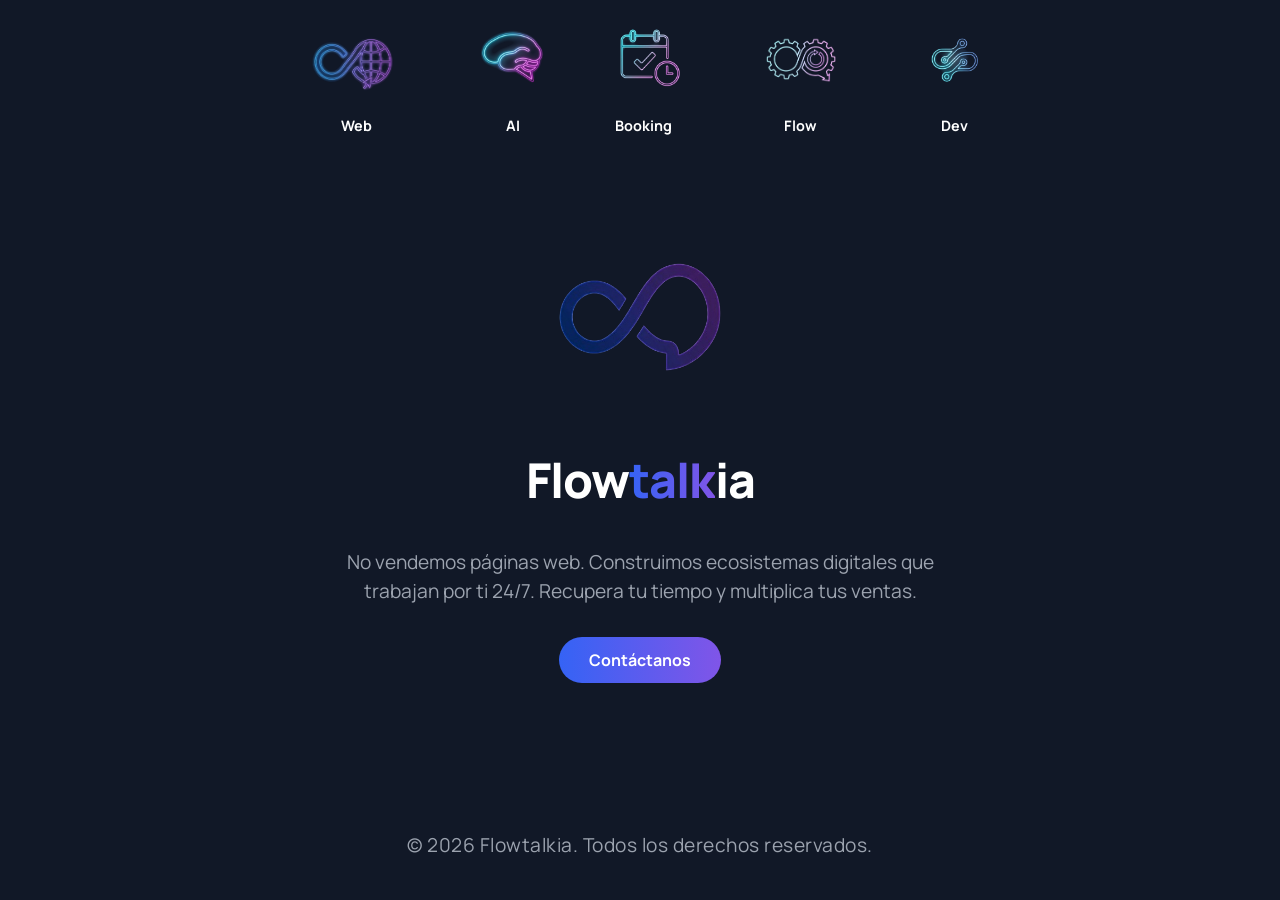
<file: index.html>
<!DOCTYPE html>
<html lang="es">
<head>
    <link rel="stylesheet" href="css/style.css">
    <meta charset="UTF-8">
    <meta name="viewport" content="width=device-width, initial-scale=1.0">
    <title>Flowtalkia | Próximamente</title>
    <link href="https://fonts.googleapis.com/css2?family=Manrope:wght@400;700;800&display=swap" rel="stylesheet">

</head>
<body>
    <!-- cabeceras de servicios -->
    <div class="services-row" style="display: flex; gap: 40px; justify-content: center; flex-wrap: wrap; margin-bottom: 50px;">
    
    <!-- SERVICIO WEB -->
    <a href="web.html" class="service-item" style="text-align: center; text-decoration: none; cursor: pointer; transition: transform 0.3s ease, opacity 0.3s ease;" onmouseover="this.style.transform='translateY(-5px)'; this.style.opacity='0.8'" onmouseout="this.style.transform='translateY(0)'; this.style.opacity='1'">
        <img src="images/webLogo.png" alt="Web" style="height: 80px;">
        <p style="margin-top: 10px; font-weight: 700; color: #fff; font-size: 0.9rem;">Web</p>
    </a>

    <!-- SERVICIO AI -->
    <a href="ia.html" class="service-item" style="text-align: center; text-decoration: none; cursor: pointer; transition: transform 0.3s ease, opacity 0.3s ease;" onmouseover="this.style.transform='translateY(-5px)'; this.style.opacity='0.8'" onmouseout="this.style.transform='translateY(0)'; this.style.opacity='1'">
        <img src="images/AiLogo.png" alt="AI" style="height: 80px;">
        <p style="margin-top: 10px; font-weight: 700; color: #fff; font-size: 0.9rem;">AI</p>
    </a>

    <!-- SERVICIO BOOKING -->
    <a href="booking.html" class="service-item" style="text-align: center; text-decoration: none; cursor: pointer; transition: transform 0.3s ease, opacity 0.3s ease;" onmouseover="this.style.transform='translateY(-5px)'; this.style.opacity='0.8'" onmouseout="this.style.transform='translateY(0)'; this.style.opacity='1'">
        <img src="images/bookingLogo.png" alt="Booking" style="height: 80px;">
        <p style="margin-top: 10px; font-weight: 700; color: #fff; font-size: 0.9rem;">Booking</p>
    </a>

    <!-- SERVICIO FLOW -->
    <a href="flow.html" class="service-item" style="text-align: center; text-decoration: none; cursor: pointer; transition: transform 0.3s ease, opacity 0.3s ease;" onmouseover="this.style.transform='translateY(-5px)'; this.style.opacity='0.8'" onmouseout="this.style.transform='translateY(0)'; this.style.opacity='1'">
        <img src="images/flowlogo2.png" alt="Flow" style="height: 80px;">
        <p style="margin-top: 10px; font-weight: 700; color: #fff; font-size: 0.9rem;">Flow</p>
    </a>

    <!-- SERVICIO DEV -->
    <a href="dev.html" class="service-item" style="text-align: center; text-decoration: none; cursor: pointer; transition: transform 0.3s ease, opacity 0.3s ease;" onmouseover="this.style.transform='translateY(-5px)'; this.style.opacity='0.8'" onmouseout="this.style.transform='translateY(0)'; this.style.opacity='1'">
        <img src="images/devLogo.png" alt="Dev" style="height: 80px;">
        <p style="margin-top: 10px; font-weight: 700; color: #fff; font-size: 0.9rem;">Dev</p>
    </a>

</div>

    <!-- PON AQUÍ TU ICONO: Cambia "logo.png" por el nombre de tu archivo de imagen -->
    <img src="images/logofti.png" alt="Flowtalkia Icon" class="icon">

    <div class="logo">
        Flow<span class="gradient-text">talk</span>ia
    </div>
    
    <p style="margin-left: auto; margin-right: auto; margin-top: 20px;">
    No vendemos páginas web. Construimos ecosistemas digitales que trabajan por ti 24/7. Recupera tu tiempo y multiplica tus ventas.
    </p>
    
    <!-- Puedes cambiar el enlace por tu LinkedIn o tu correo -->
    <a href="mailto:hola@flowtalkia.com" class="button">Contáctanos</a>
    <!-- FOOTER -->
    <footer class="footer">
        <p class="footer-copy">
            © <span id="year"></span> Flowtalkia. Todos los derechos reservados.
        </p>
    </footer>
<script src="js/script.js"></script>
</body>
</html>
</file>
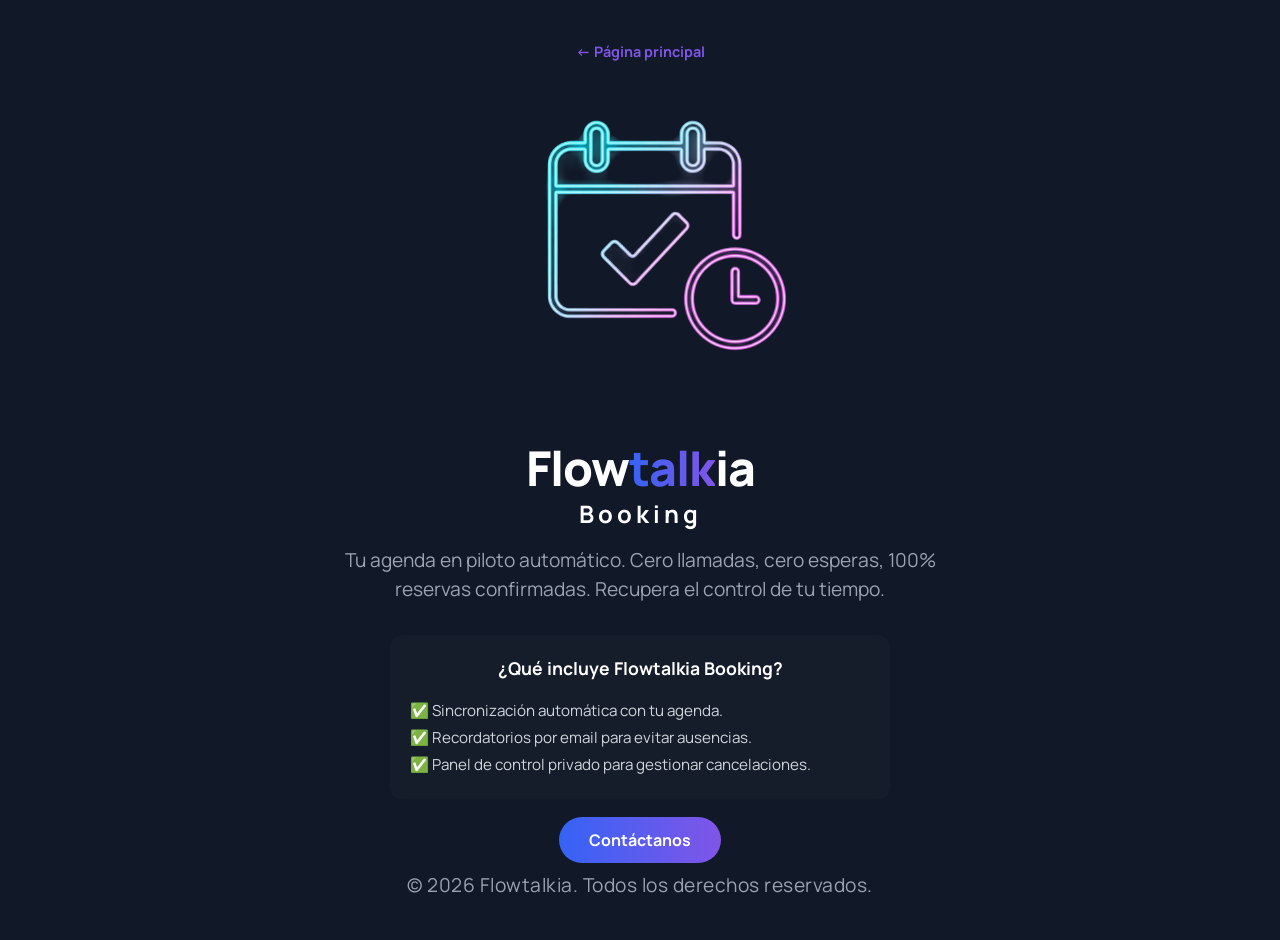
<file: booking.html>
<!DOCTYPE html>
<html lang="es">
<head>
    <link rel="stylesheet" href="css/style.css">
    <meta charset="UTF-8">
    <meta name="viewport" content="width=device-width, initial-scale=1.0">
    <title>Automatiza tu Agenda y Reservas | Flowtalkia Booking</title>
    <meta name="description" content="Deja que tus clientes reserven solos, 24/7. Flowtalkia Booking sincroniza tu agenda, evita cancelaciones y automatiza los recordatorios. Recupera tu tiempo.">
  <!--<meta name="description" content="Flowtalkia Booking: El sistema de reservas automatizado que sincroniza tu agenda, envía recordatorios y cobra a tus clientes. Recupera tu tiempo.">-->
    <link href="https://fonts.googleapis.com/css2?family=Manrope:wght@400;700;800&display=swap" rel="stylesheet">

</head>

    <body class="subpage"> 
        <div style="text-align: center; width: 100%; max-width: 800px; padding: 0 20px;">
                    <!-- Botón volver -->
        <div style="margin-bottom: 20px;">
        <a href="index.html" style="color: #8055E8; text-decoration: none; font-weight: bold; font-size: 0.9rem;">← Página principal</a>
             </div>
    <!-- PON AQUÍ TU ICONO: Cambia "logo.png" por el nombre de tu archivo de imagen -->
    <img src="images/bookingLogo.png" alt="Flowtalkia_Booking Icon" class="icon">

    <div class="logo" style="display: flex; flex-direction: column; align-items: center; line-height: 1;">
       <span>Flow<span class="gradient-text">talk</span>ia</span>
         <span style="font-size: 1.5rem; color: #ffffff; font-weight: 700; letter-spacing: 4px; margin-top: 10px;">Booking</span>
    </div>
      <p style="margin-left: auto; margin-right: auto; margin-top: 20px;">
        Tu agenda en piloto automático. Cero llamadas, cero esperas, 100% reservas confirmadas. 
        Recupera el control de tu tiempo.
         </p>       
    <!-- LISTA DE BENEFICIOS -->
    <div style="max-width: 500px; margin: 0 auto 30px auto; color: #d1d5db; font-size: 0.95rem; background: rgba(31, 41, 55, 0.3); padding: 20px; border-radius: 12px;">
        
        <!-- Título centrado (le quitamos el límite de 600px del CSS global) -->
        <p style="text-align: center; margin: 0 0 15px 0; color: #ffffff; font-weight: bold; font-size: 1.1rem;">
            ¿Qué incluye Flowtalkia Booking?
        </p>
        
        <!-- Lista alineada a la izquierda -->
        <ul style="list-style: none; padding: 0; margin: 0; line-height: 1.8; text-align: left;">
            <li>✅ Sincronización automática con tu agenda.</li>
            <li>✅ Recordatorios por email para evitar ausencias.</li>
            <li>✅ Panel de control privado para gestionar cancelaciones.</li>
        </ul>
    </div>
    
    <!-- Puedes cambiar el enlace por tu LinkedIn o tu correo -->
    <a href="mailto:hola@flowtalkia.com" class="button">Contáctanos</a>
         </div>     
    <!-- FOOTER -->
    <footer class="footer">
        <p class="footer-copy">
            © <span id="year"></span> Flowtalkia. Todos los derechos reservados.
        </p>
    </footer>
<script src="js/script.js"></script>
</body>
</html>
</file>
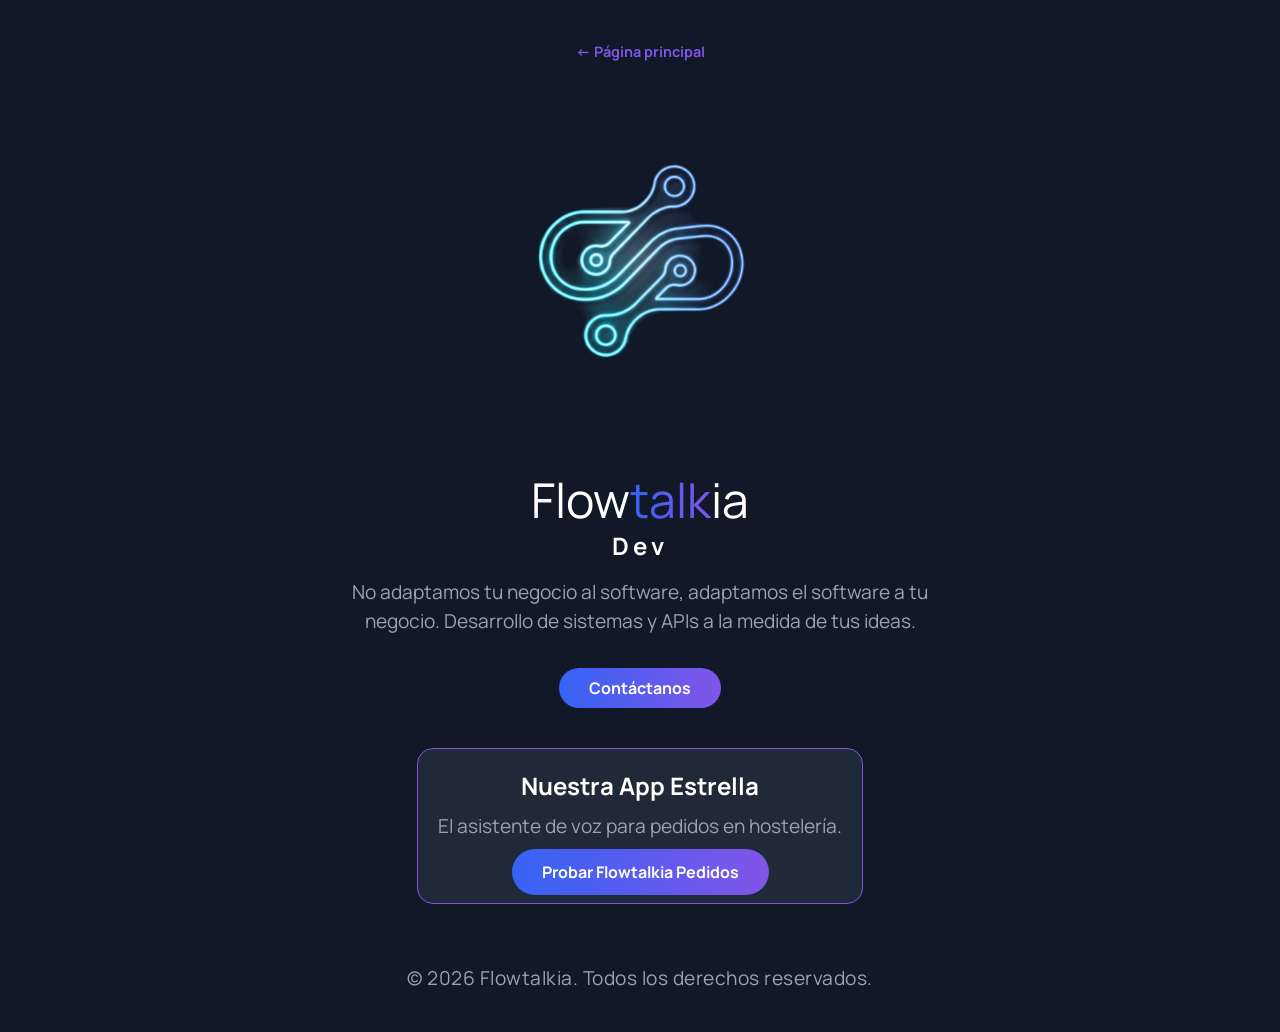
<file: dev.html>
<!DOCTYPE html>
<html lang="es">
<head>
    <link rel="stylesheet" href="css/style.css">
    <meta charset="UTF-8">
    <meta name="viewport" content="width=device-width, initial-scale=1.0">
    <title>Flowtalkia Dev | Próximamente</title>
    <link href="https://fonts.googleapis.com/css2?family=Manrope:wght@400;700;800&display=swap" rel="stylesheet">

</head>

    <body class="subpage"> 
        <div style="text-align: center; width: 100%; max-width: 800px; padding: 0 20px;">
                    <!-- Botón volver -->
        <div style="margin-bottom: 20px;">
        <a href="index.html" style="color: #8055E8; text-decoration: none; font-weight: bold; font-size: 0.9rem;">← Página principal</a>
             </div>
    <!-- PON AQUÍ TU ICONO: Cambia "logo.png" por el nombre de tu archivo de imagen -->
    <img src="images/devLogo.png" alt="Flowtalkia_Dev Icon" class="icon">

    <divclass="logo" style="display: flex; flex-direction: column; align-items: center; line-height: 1;">
    <span style="font-size: 3rem;">Flow<span class="gradient-text">talk</span>ia</span>
    <span style="font-size: 1.5rem; color: #ffffff; font-weight: 700; letter-spacing: 4px; margin-top: 10px;">Dev</span
    </div>
        
    <p style="margin-left: auto; margin-right: auto; margin-top: 20px;">
          No adaptamos tu negocio al software, adaptamos el software a tu negocio. Desarrollo de sistemas y APIs a la medida de tus ideas.
    </p>
    <!-- Puedes cambiar el enlace por tu LinkedIn o tu correo -->
    <a href="mailto:hola@flowtalkia.com" class="button">Contáctanos</a>
        </div>
        <div style="margin: 40px 0; padding: 20px; background: #1f2937; border-radius: 16px; border: 1px solid #8055E8;">
    <h2 style="color: white; margin-bottom: 10px;">Nuestra App Estrella</h2>
    <p style="color: #9ca3af; margin-bottom: 20px;">El asistente de voz para pedidos en hostelería.</p>
    <a href="apps/pedidos/" class="button">Probar Flowtalkia Pedidos</a>
    </div>
    <!-- FOOTER -->
    <footer class="footer">
        <p class="footer-copy">
            © <span id="year"></span> Flowtalkia. Todos los derechos reservados.
        </p>
    </footer>
<script src="js/script.js"></script>
</body>
</html>
</file>
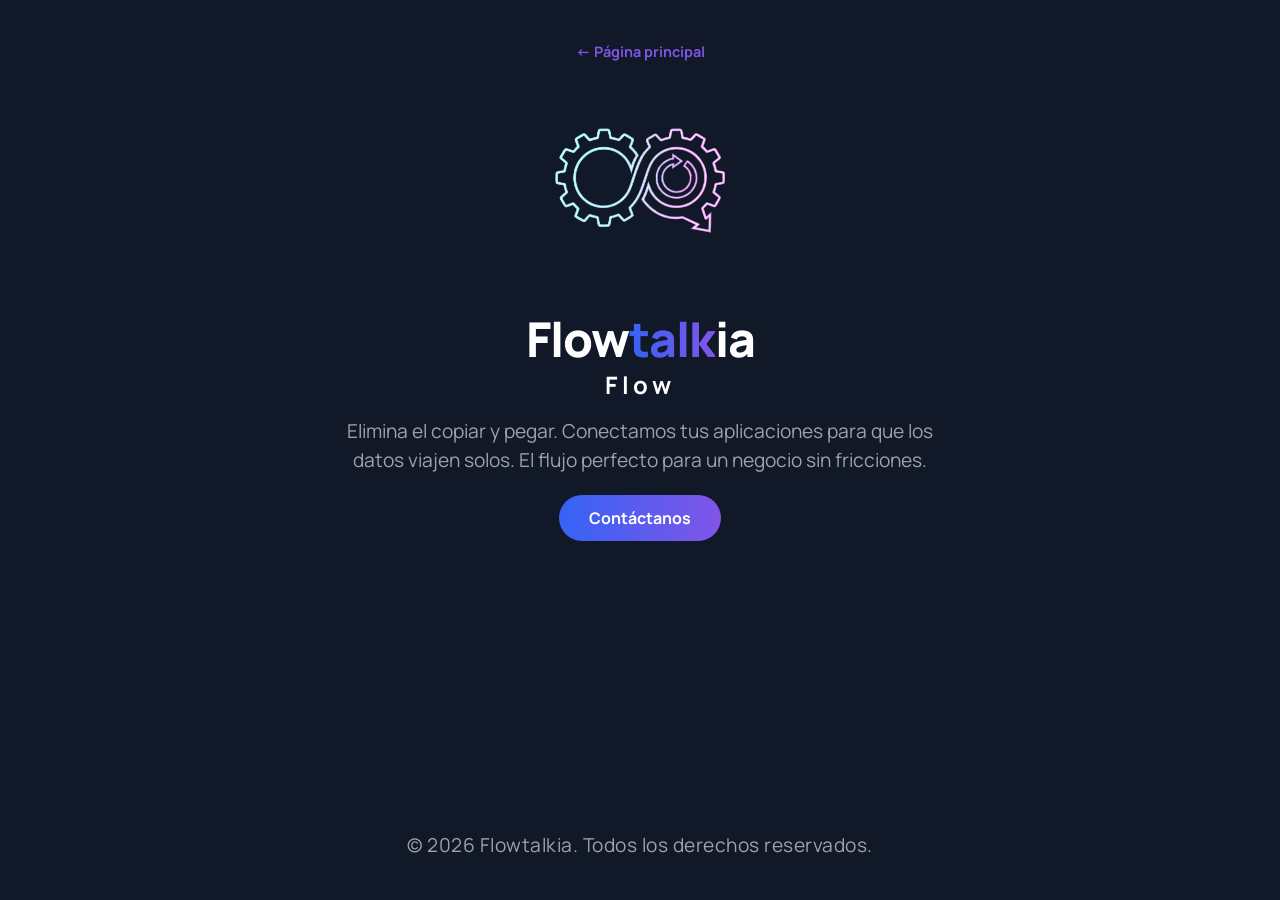
<file: flow.html>
<!DOCTYPE html>
<html lang="es">
<head>
    <link rel="stylesheet" href="css/style.css">
    <meta charset="UTF-8">
    <meta name="viewport" content="width=device-width, initial-scale=1.0">
    <!-- 1. ARREGLA EL TÍTULO DE LA PESTAÑA -->
    <title>Flowtalkia Flow | Próximamente</title> 
    <link href="https://fonts.googleapis.com/css2?family=Manrope:wght@400;700;800&display=swap" rel="stylesheet">

    </head>

    <body class="subpage"> 
        <div style="text-align: center; width: 100%; max-width: 800px; padding: 0 20px;">
                    <!-- Botón volver -->
        <div style="margin-bottom: 20px;">
        <a href="index.html" style="color: #8055E8; text-decoration: none; font-weight: bold; font-size: 0.9rem;">← Página principal</a>
             </div>
    <!-- Imagen de Flow -->
    <img src="images/flowlogo2.png" alt="Flowtalkia_Flow Icon" class="icon">

    <div class="logo" style="display: flex; flex-direction: column; align-items: center; line-height: 1;">
        <!-- 2. FORZAMOS EL TAMAÑO A 3REM AQUÍ -->
        <span style="font-size: 3rem;">Flow<span class="gradient-text">talk</span>ia</span>
        <span style="font-size: 1.5rem; color: #ffffff; font-weight: 700; letter-spacing: 4px; margin-top: 10px;">Flow</span>
    </div>
            
     <p style="margin-left: auto; margin-right: auto; margin-top: 20px;">
   Elimina el copiar y pegar. Conectamos tus aplicaciones para que los datos viajen solos. El flujo perfecto para un negocio sin fricciones.
    </p>
            
    <a href="mailto:hola@flowtalkia.com" class="button">Contáctanos</a>
             </div>
    
    <footer class="footer">
        <p class="footer-copy">
            © <span id="year"></span> Flowtalkia. Todos los derechos reservados.
        </p>
    </footer>
    <script src="js/script.js"></script>
</body>
</html>
</file>
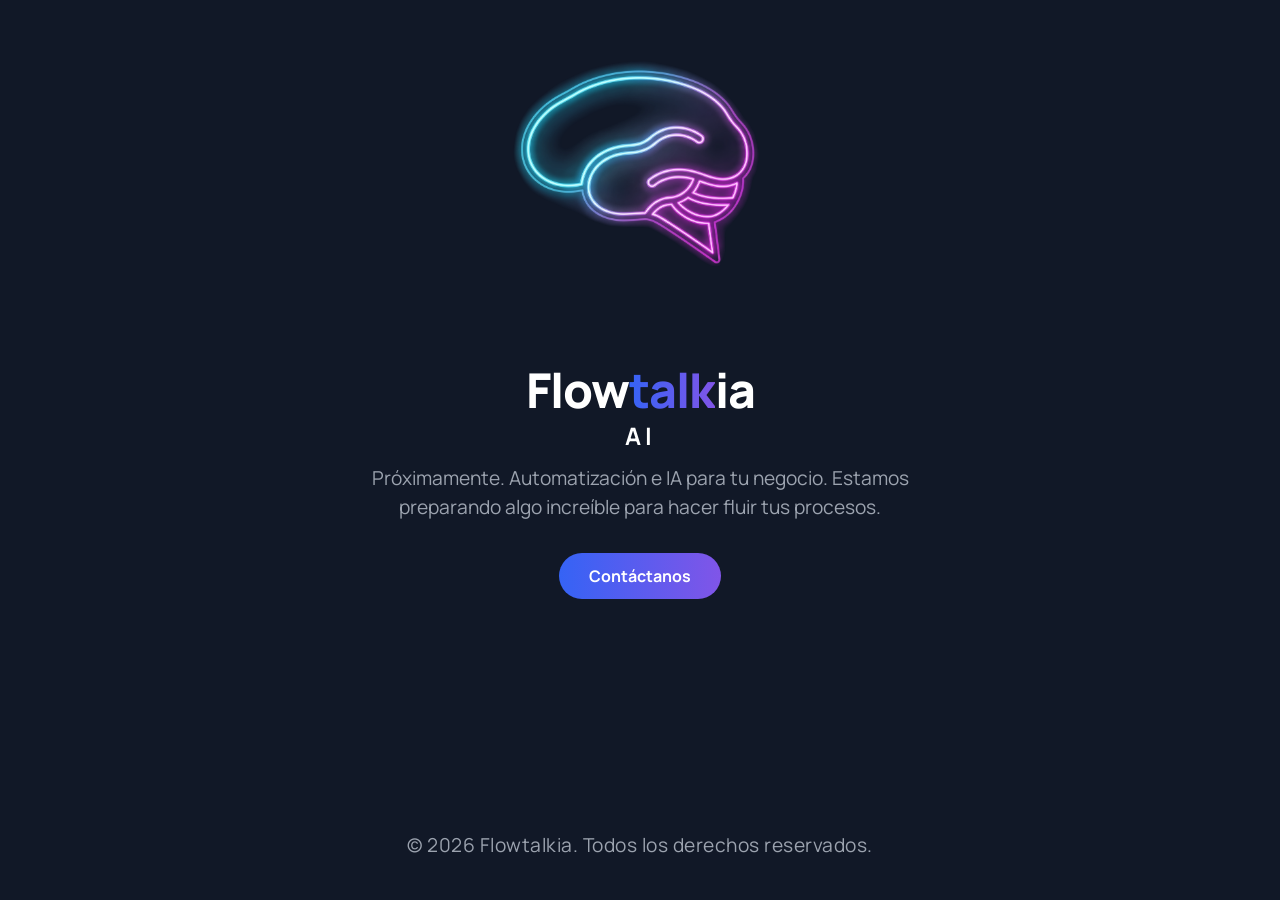
<file: Flowtalkia_AI.html>
<!DOCTYPE html>
<html lang="es">
<head>
    <link rel="stylesheet" href="css/style.css">
    <meta charset="UTF-8">
    <meta name="viewport" content="width=device-width, initial-scale=1.0">
    <title>Flowtalkia | Próximamente</title>
    <link href="https://fonts.googleapis.com/css2?family=Manrope:wght@400;700;800&display=swap" rel="stylesheet">

</head>
<body>

    <!-- PON AQUÍ TU ICONO: Cambia "logo.png" por el nombre de tu archivo de imagen -->
    <img src="images/AiLogo.png" alt="Flowtalkia_AI Icon" class="icon">

   <div class="logo" style="display: flex; flex-direction: column; align-items: center; line-height: 1;">

       <span>Flow<span class="gradient-text">talk</span>ia</span>
         <span style="font-size: 1.5rem; color: #ffffff; font-weight: 700; letter-spacing: 4px; margin-top: 10px;">AI</span>
    </div>
    
    <p>Próximamente. Automatización e IA para tu negocio. Estamos preparando algo increíble para hacer fluir tus procesos.</p>
    
    <!-- Puedes cambiar el enlace por tu LinkedIn o tu correo -->
    <a href="mailto:hola@flowtalkia.com" class="button">Contáctanos</a>
    <!-- FOOTER -->
    <footer class="footer">
        <p class="footer-copy">
            © <span id="year"></span> Flowtalkia. Todos los derechos reservados.
        </p>
    </footer>
<script src="js/script.js"></script>
</body>
</html>
</file>
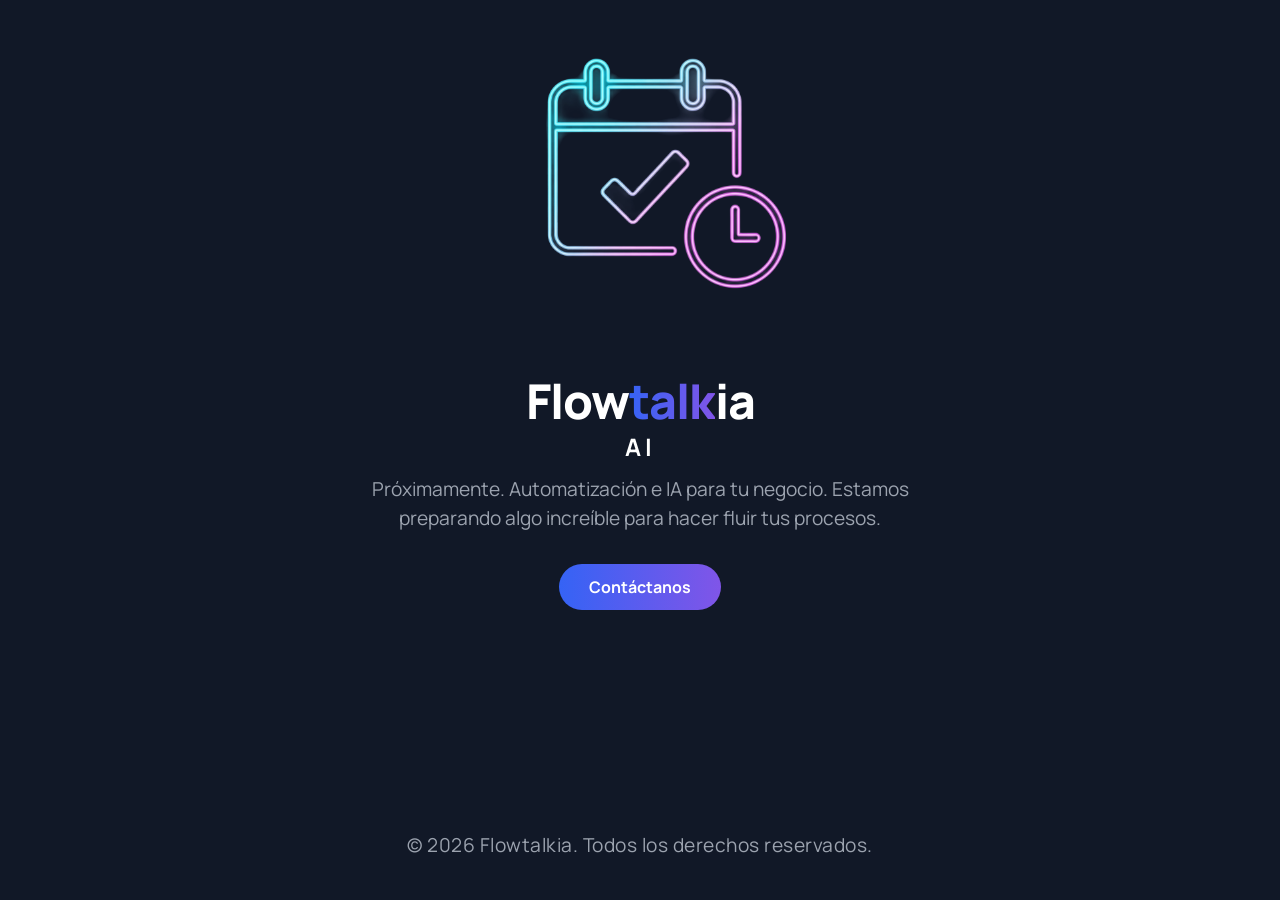
<file: Flowtalkia_booking.html>
<!DOCTYPE html>
<html lang="es">
<head>
    <link rel="stylesheet" href="css/style.css">
    <meta charset="UTF-8">
    <meta name="viewport" content="width=device-width, initial-scale=1.0">
    <title>Flowtalkia | Próximamente</title>
    <link href="https://fonts.googleapis.com/css2?family=Manrope:wght@400;700;800&display=swap" rel="stylesheet">

</head>
<body>

    <!-- PON AQUÍ TU ICONO: Cambia "logo.png" por el nombre de tu archivo de imagen -->
    <img src="images/bookingLogo.png" alt="Flowtalkia Icon" class="icon">

    <div class="logo" style="display: flex; flex-direction: column; align-items: center; line-height: 1;">
       <span>Flow<span class="gradient-text">talk</span>ia</span>
         <span style="font-size: 1.5rem; color: #ffffff; font-weight: 700; letter-spacing: 4px; margin-top: 10px;">AI</span>
    </div>
    
    <p>Próximamente. Automatización e IA para tu negocio. Estamos preparando algo increíble para hacer fluir tus procesos.</p>
    
    <!-- Puedes cambiar el enlace por tu LinkedIn o tu correo -->
    <a href="mailto:hola@flowtalkia.com" class="button">Contáctanos</a>
    <!-- FOOTER -->
    <footer class="footer">
        <p class="footer-copy">
            © <span id="year"></span> Flowtalkia. Todos los derechos reservados.
        </p>
    </footer>
<script src="js/script.js"></script>
</body>
</html>
</file>
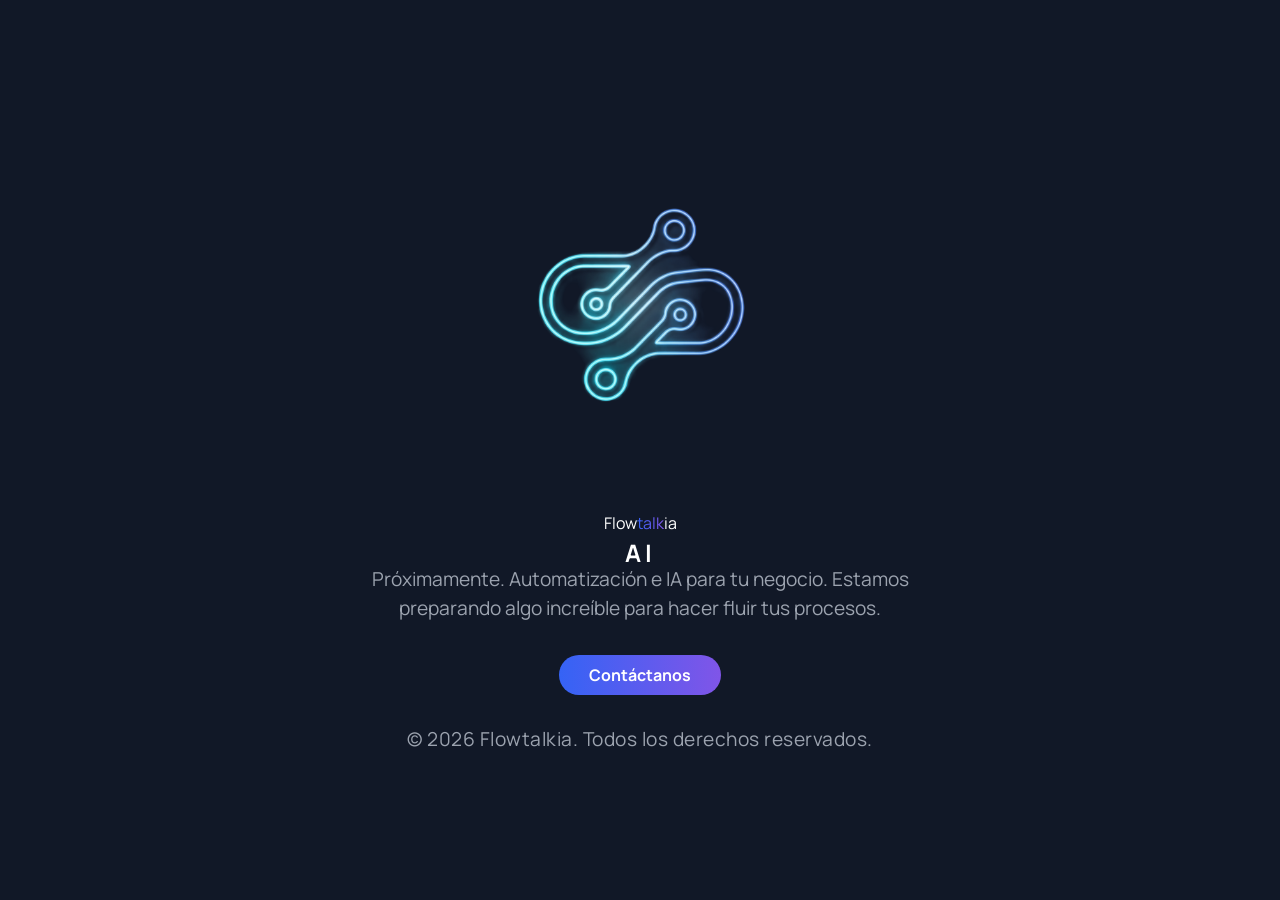
<file: Flowtalkia_dev.html>
<!DOCTYPE html>
<html lang="es">
<head>
    <link rel="stylesheet" href="css/style.css">
    <meta charset="UTF-8">
    <meta name="viewport" content="width=device-width, initial-scale=1.0">
    <title>Flowtalkia | Próximamente</title>
    <link href="https://fonts.googleapis.com/css2?family=Manrope:wght@400;700;800&display=swap" rel="stylesheet">

</head>
<body>

    <!-- PON AQUÍ TU ICONO: Cambia "logo.png" por el nombre de tu archivo de imagen -->
    <img src="images/devLogo.png" alt="Flowtalkia Icon" class="icon">

    <divclass="logo" style="display: flex; flex-direction: column; align-items: center; line-height: 1;">
              <span>Flow<span class="gradient-text">talk</span>ia</span>
         <span style="font-size: 1.5rem; color: #ffffff; font-weight: 700; letter-spacing: 4px; margin-top: 10px;">AI</span>
    </div>
    
    <p>Próximamente. Automatización e IA para tu negocio. Estamos preparando algo increíble para hacer fluir tus procesos.</p>
    
    <!-- Puedes cambiar el enlace por tu LinkedIn o tu correo -->
    <a href="mailto:hola@flowtalkia.com" class="button">Contáctanos</a>
    <!-- FOOTER -->
    <footer class="footer">
        <p class="footer-copy">
            © <span id="year"></span> Flowtalkia. Todos los derechos reservados.
        </p>
    </footer>
<script src="js/script.js"></script>
</body>
</html>
</file>
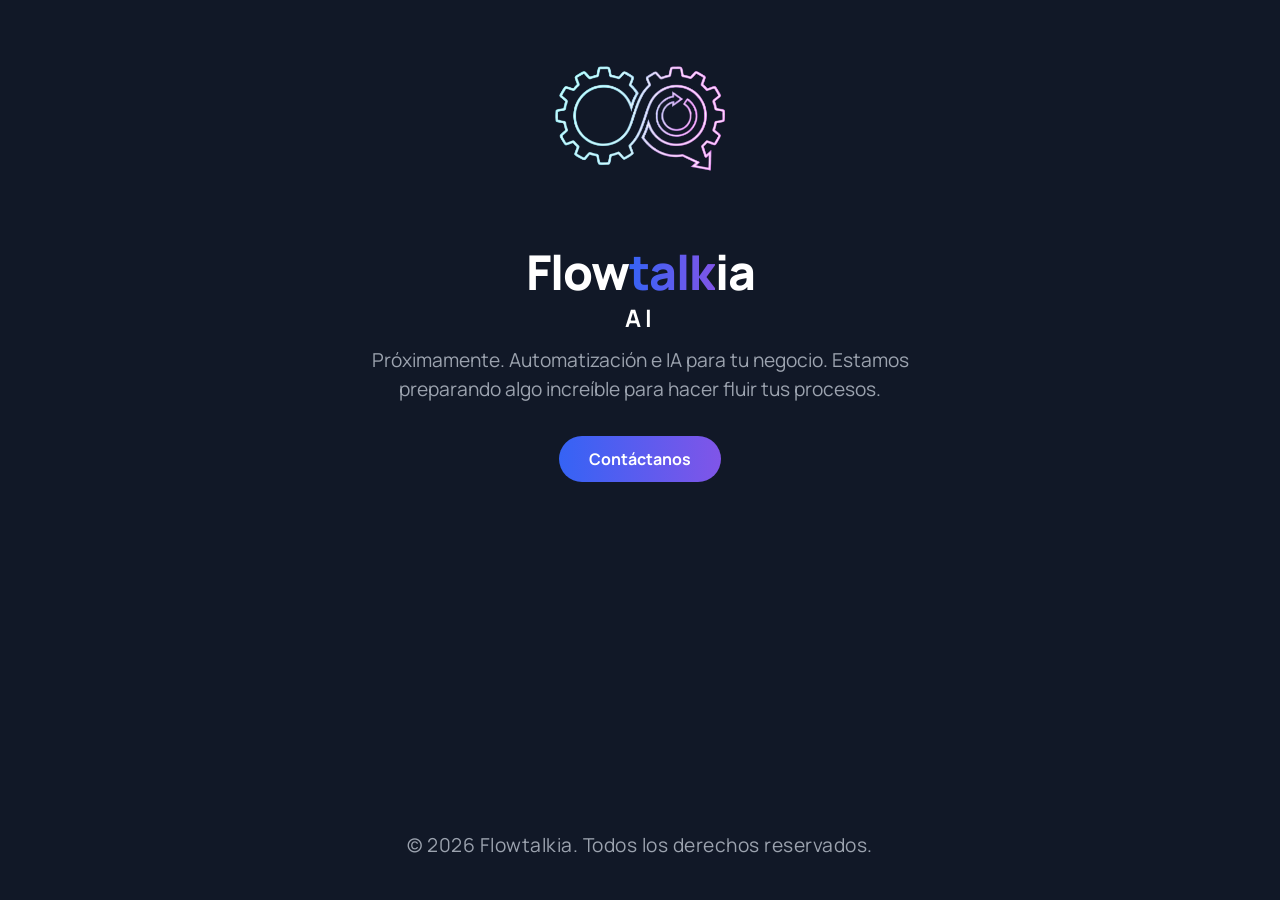
<file: Flowtalkia_flow.html>
<!DOCTYPE html>
<html lang="es">
<head>
    <link rel="stylesheet" href="css/style.css">
    <meta charset="UTF-8">
    <meta name="viewport" content="width=device-width, initial-scale=1.0">
    <title>Flowtalkia | Próximamente</title>
    <link href="https://fonts.googleapis.com/css2?family=Manrope:wght@400;700;800&display=swap" rel="stylesheet">

</head>
<body>

    <!-- PON AQUÍ TU ICONO: Cambia "logo.png" por el nombre de tu archivo de imagen -->
    <img src="images/flowlogo.png" alt="Flowtalkia Icon" class="icon">

    <div class="logo" style="display: flex; flex-direction: column; align-items: center; line-height: 1;">
             <span>Flow<span class="gradient-text">talk</span>ia</span>
         <span style="font-size: 1.5rem; color: #ffffff; font-weight: 700; letter-spacing: 4px; margin-top: 10px;">AI</span>
    </div>
    
    <p>Próximamente. Automatización e IA para tu negocio. Estamos preparando algo increíble para hacer fluir tus procesos.</p>
    
    <!-- Puedes cambiar el enlace por tu LinkedIn o tu correo -->
    <a href="mailto:hola@flowtalkia.com" class="button">Contáctanos</a>
    <!-- FOOTER -->
    <footer class="footer">
        <p class="footer-copy">
            © <span id="year"></span> Flowtalkia. Todos los derechos reservados.
        </p>
    </footer>
<script src="js/script.js"></script>
</body>
</html>
</file>
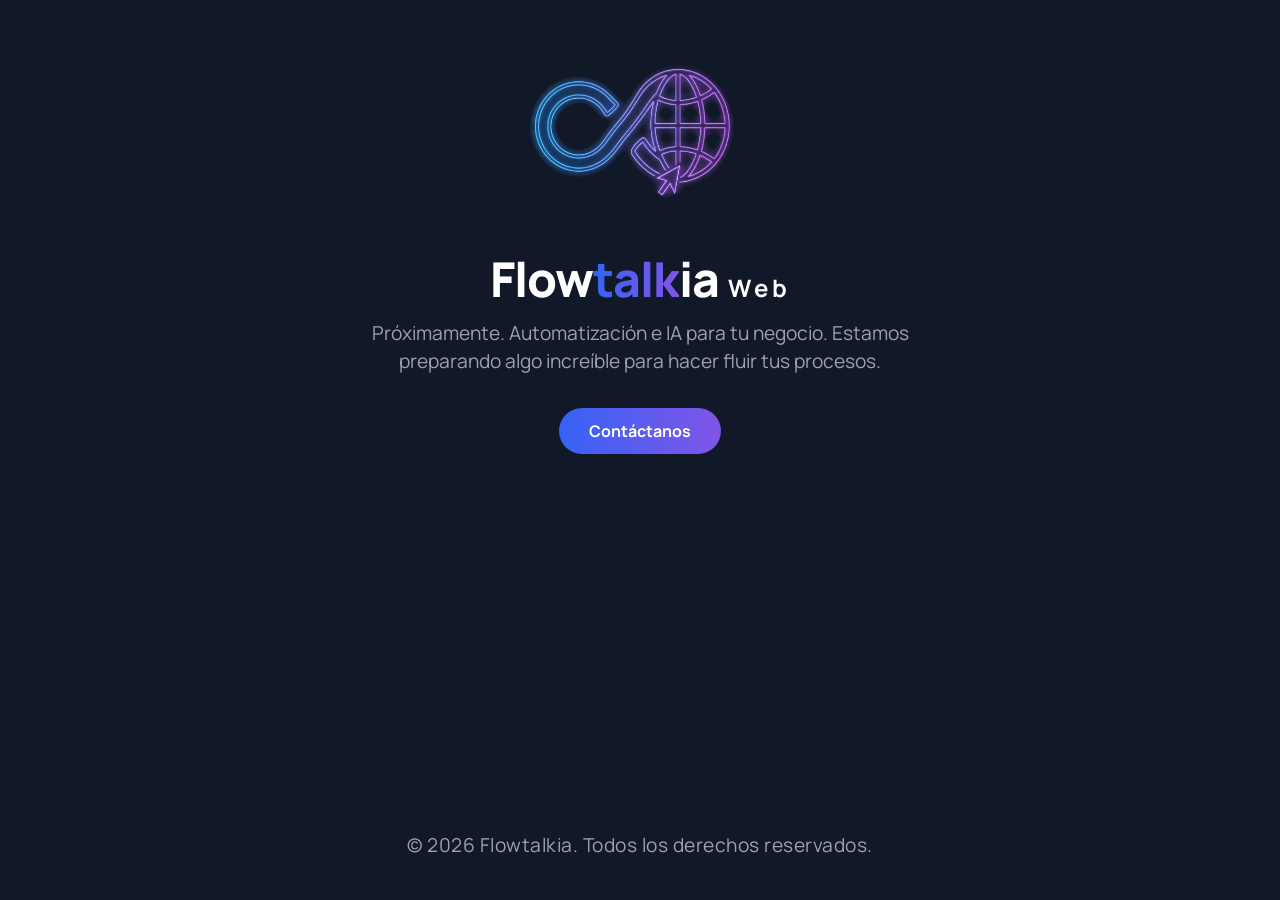
<file: Flowtalkia_web.html>
<!DOCTYPE html>
<html lang="es">
<head>
    <link rel="stylesheet" href="css/style.css">
    <meta charset="UTF-8">
    <meta name="viewport" content="width=device-width, initial-scale=1.0">
    <title>Flowtalkia | Próximamente</title>
    <link href="https://fonts.googleapis.com/css2?family=Manrope:wght@400;700;800&display=swap" rel="stylesheet">

</head>
<body>

    <!-- PON AQUÍ TU ICONO: Cambia "logo.png" por el nombre de tu archivo de imagen -->
    <img src="images/webLogo.png" alt="Flowtalkia_web Icon" class="icon">

    <div class="logo" style="display: flex; flex-direction: column; align-items: center; line-height: 1;">
        <span>Flow<span class="gradient-text">talk</span>ia
        <span style="font-size: 1.5rem; color: #ffffff; font-weight: 700; letter-spacing: 4px; margin-top: 10px;">Web</span>
    </div>
    
    <p>Próximamente. Automatización e IA para tu negocio. Estamos preparando algo increíble para hacer fluir tus procesos.</p>
    
    <!-- Puedes cambiar el enlace por tu LinkedIn o tu correo -->
    <a href="mailto:hola@flowtalkia.com" class="button">Contáctanos</a>
    <!-- FOOTER -->
    <footer class="footer">
        <p class="footer-copy">
            © <span id="year"></span> Flowtalkia. Todos los derechos reservados.
        </p>
    </footer>
<script src="js/script.js"></script>
</body>
</html>
</file>
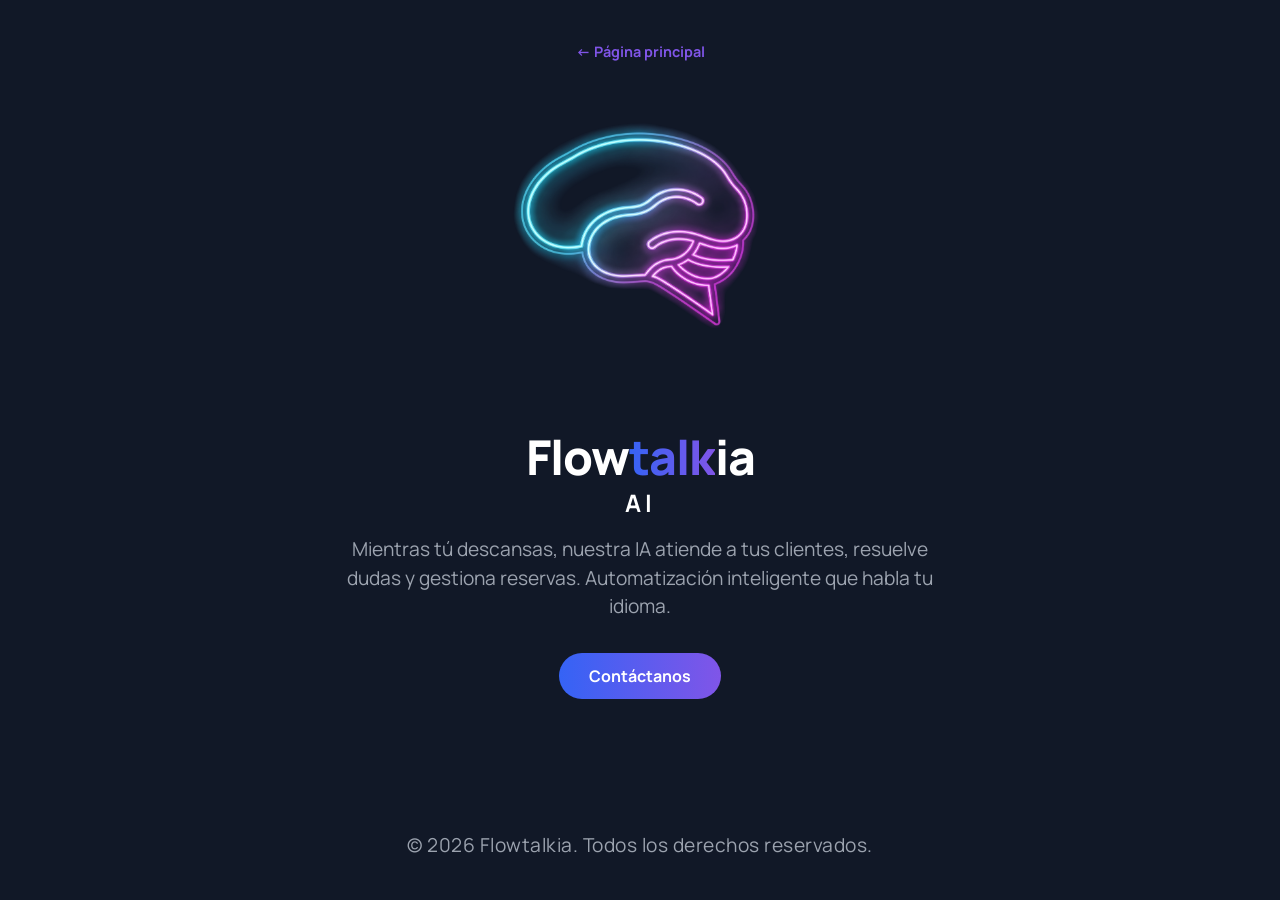
<file: ia.html>
<!DOCTYPE html>
<html lang="es">
<head>
    <link rel="stylesheet" href="css/style.css">
    <meta charset="UTF-8">
    <meta name="viewport" content="width=device-width, initial-scale=1.0">
    <title>Flowtalkia IA | Próximamente</title>
    <link href="https://fonts.googleapis.com/css2?family=Manrope:wght@400;700;800&display=swap" rel="stylesheet">


</head>
    <body class="subpage"> 
        <div style="text-align: center; width: 100%; max-width: 800px; padding: 0 20px;">
                    <!-- Botón volver -->
        <div style="margin-bottom: 20px;">
        <a href="index.html" style="color: #8055E8; text-decoration: none; font-weight: bold; font-size: 0.9rem;">← Página principal</a>
             </div>
    <!-- PON AQUÍ TU ICONO: Cambia "logo.png" por el nombre de tu archivo de imagen -->
    <img src="images/AiLogo.png" alt="Flowtalkia_AI Icon" class="icon">

   <div class="logo" style="display: flex; flex-direction: column; align-items: center; line-height: 1;">

       <span>Flow<span class="gradient-text">talk</span>ia</span>
         <span style="font-size: 1.5rem; color: #ffffff; font-weight: 700; letter-spacing: 4px; margin-top: 10px;">AI</span>
    </div>
          <!-- PÁRRAFO PRINCIPAL (CENTRADO) -->
        <p style="margin-left: auto; margin-right: auto; margin-top: 20px;">  
        Mientras tú descansas, nuestra IA atiende a tus clientes, resuelve dudas y gestiona reservas. 
        Automatización inteligente que habla tu idioma.
     </p>
             </div> 
    <!-- Puedes cambiar el enlace por tu LinkedIn o tu correo -->
    <a href="mailto:hola@flowtalkia.com" class="button">Contáctanos</a>
    <!-- FOOTER -->
    <footer class="footer">
        <p class="footer-copy">
            © <span id="year"></span> Flowtalkia. Todos los derechos reservados.
        </p>
    </footer>
<script src="js/script.js"></script>
</body>
</html>
</file>
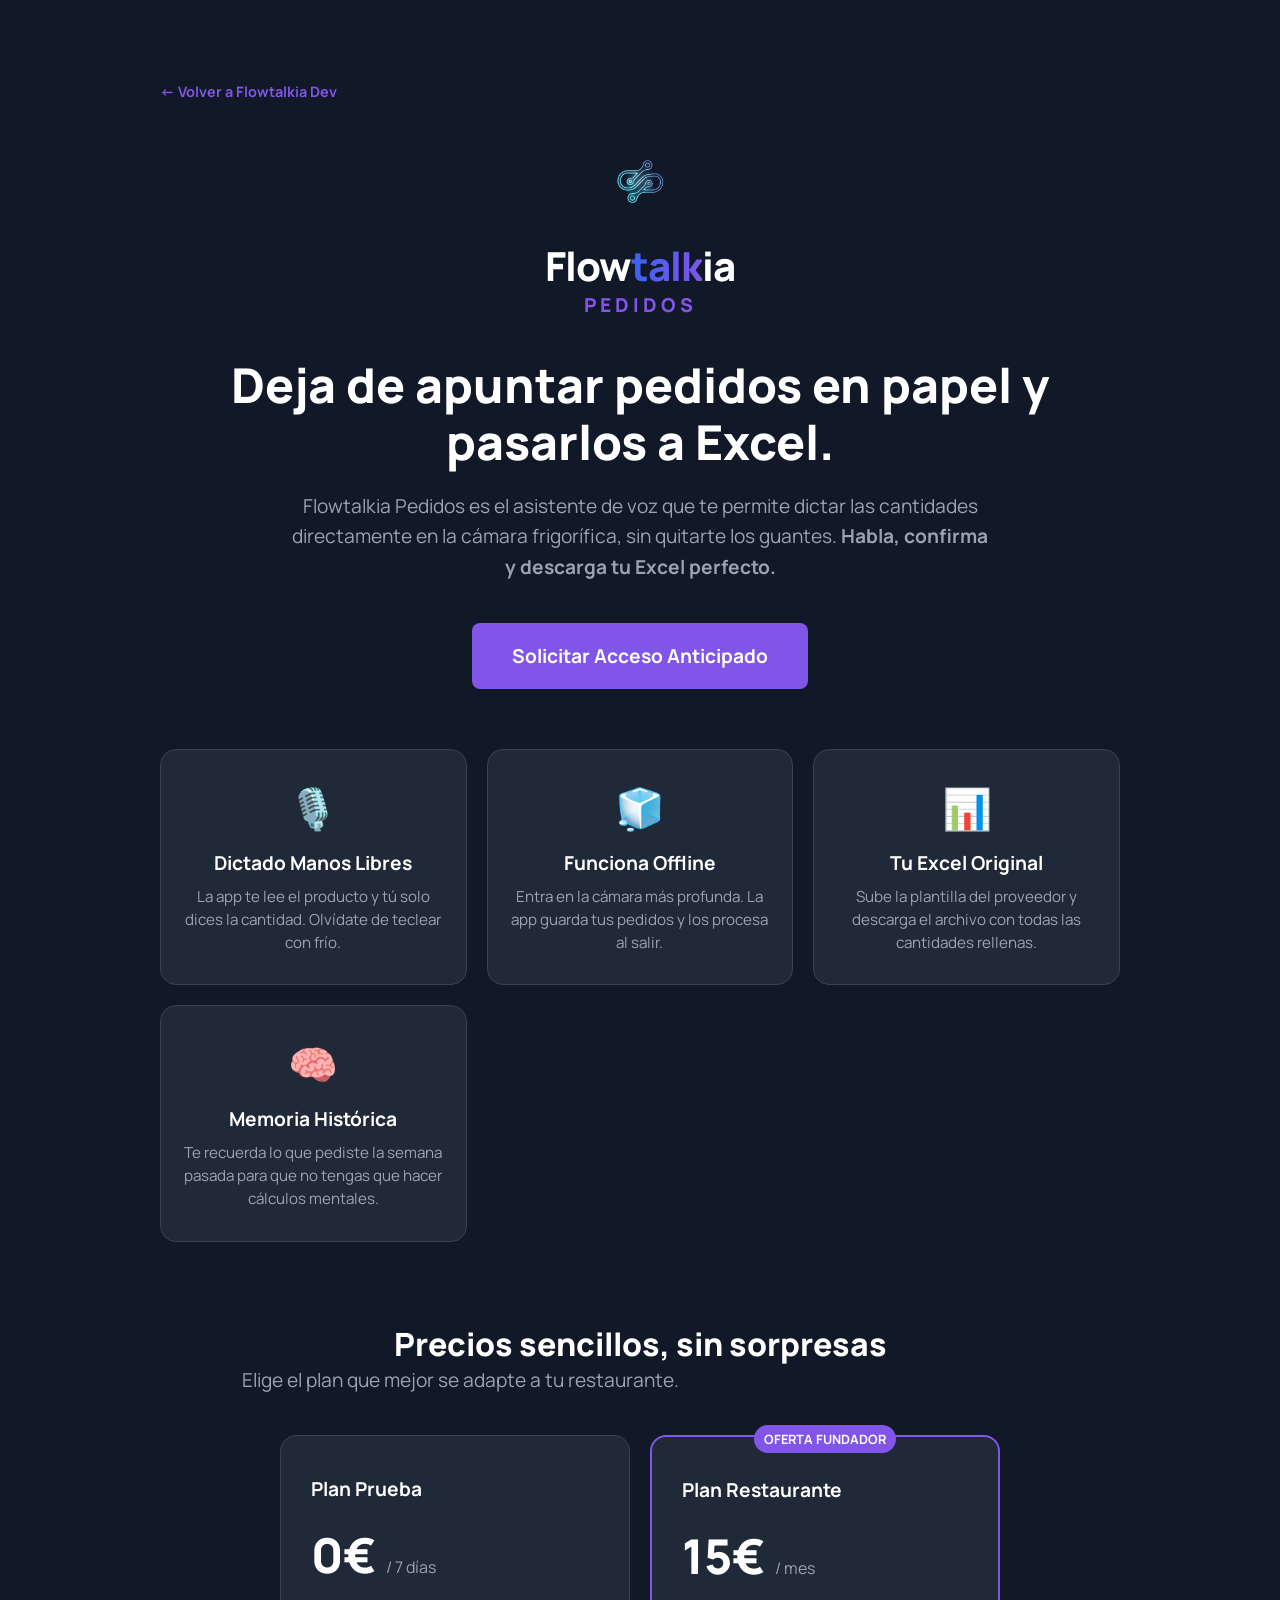
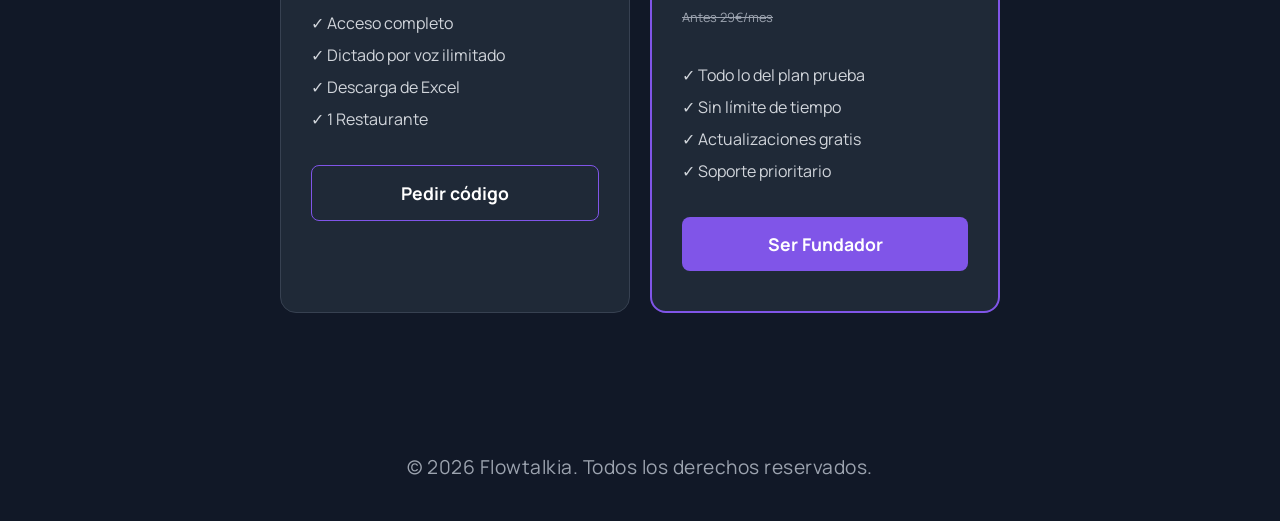
<file: pedidos.html>
<!DOCTYPE html>
<html lang="es">
<head>
    <link rel="stylesheet" href="css/style.css">
    <meta charset="UTF-8">
    <meta name="viewport" content="width=device-width, initial-scale=1.0">
    <title>Flowtalkia Pedidos | La app de pedidos por voz</title>
    <link href="https://fonts.googleapis.com/css2?family=Manrope:wght@400;700;800&display=swap" rel="stylesheet">
    <style>
        /* Estilos específicos para la landing page (puedes moverlos a tu style.css luego) */
        .landing-container {
            max-width: 1000px;
            margin: 0 auto;
            padding: 40px 20px;
            text-align: center;
        }
        .hero-title {
            font-size: 3rem;
            font-weight: 800;
            line-height: 1.2;
            margin-bottom: 20px;
            color: #ffffff;
        }
        .hero-subtitle {
            font-size: 1.2rem;
            color: #9ca3af;
            max-width: 700px;
            margin: 0 auto 40px auto;
            line-height: 1.6;
        }
        .features-grid {
            display: grid;
            grid-template-columns: repeat(auto-fit, minmax(250px, 1fr));
            gap: 20px;
            margin: 60px 0;
        }
        .feature-card {
            background: #1f2937;
            padding: 30px 20px;
            border-radius: 16px;
            border: 1px solid #374151;
        }
        .feature-icon {
            font-size: 2.5rem;
            margin-bottom: 15px;
            display: block;
        }
        .feature-title {
            font-size: 1.2rem;
            font-weight: 700;
            color: #ffffff;
            margin-bottom: 10px;
        }
        .feature-text {
            color: #9ca3af;
            font-size: 0.95rem;
            line-height: 1.5;
        }
        .pricing-section {
            margin: 80px 0;
        }
        .pricing-cards {
            display: flex;
            flex-wrap: wrap;
            justify-content: center;
            gap: 20px;
            margin-top: 40px;
        }
        .price-card {
            background: #1f2937;
            padding: 40px 30px;
            border-radius: 16px;
            border: 1px solid #374151;
            flex: 1;
            min-width: 280px;
            max-width: 350px;
            text-align: left;
        }
        .price-card.founder {
            border: 2px solid #8055E8;
            position: relative;
        }
        .badge {
            background: #8055E8;
            color: white;
            padding: 5px 10px;
            border-radius: 20px;
            font-size: 0.8rem;
            font-weight: bold;
            position: absolute;
            top: -12px;
            left: 50%;
            transform: translateX(-50%);
        }
        .price-amount {
            font-size: 3rem;
            font-weight: 800;
            color: #ffffff;
            margin: 20px 0;
        }
        .price-amount span {
            font-size: 1rem;
            color: #9ca3af;
            font-weight: 400;
        }
        .price-list {
            list-style: none;
            padding: 0;
            margin: 20px 0 30px 0;
            color: #d1d5db;
            line-height: 2;
        }
        .btn-primary {
            display: inline-block;
            background: #8055E8;
            color: white;
            padding: 15px 30px;
            border-radius: 8px;
            text-decoration: none;
            font-weight: bold;
            font-size: 1.1rem;
            transition: transform 0.2s, background 0.2s;
            width: 100%;
            box-sizing: border-box;
            text-align: center;
        }
        .btn-primary:hover {
            background: #6d46c7;
            transform: translateY(-2px);
        }
        .btn-secondary {
            display: inline-block;
            background: transparent;
            color: white;
            padding: 15px 30px;
            border-radius: 8px;
            text-decoration: none;
            font-weight: bold;
            font-size: 1.1rem;
            border: 1px solid #8055E8;
            width: 100%;
            box-sizing: border-box;
            text-align: center;
        }
    </style>
</head>

<body class="subpage"> 
    <div class="landing-container">
        
        <!-- Botón volver -->
        <div style="margin-bottom: 40px; text-align: left;">
            <a href="index.html" style="color: #8055E8; text-decoration: none; font-weight: bold; font-size: 0.9rem;">← Volver a Flowtalkia Dev</a>
        </div>

        <!-- Logo Principal -->
        <img src="images/devLogo.png" alt="Flowtalkia Icon" class="icon" style="width: 80px; margin-bottom: 20px;">
        <div class="logo" style="display: flex; flex-direction: column; align-items: center; line-height: 1; margin-bottom: 40px;">
            <span style="font-size: 2.5rem; color: white;">Flow<span class="gradient-text">talk</span>ia</span>
            <span style="font-size: 1.2rem; color: #8055E8; font-weight: 800; letter-spacing: 4px; margin-top: 10px;">PEDIDOS</span>
        </div>
        
        <!-- Hero Section -->
        <h1 class="hero-title">Deja de apuntar pedidos en papel y pasarlos a Excel.</h1>
        <p class="hero-subtitle">
            Flowtalkia Pedidos es el asistente de voz que te permite dictar las cantidades directamente en la cámara frigorífica, sin quitarte los guantes. 
            <strong>Habla, confirma y descarga tu Excel perfecto.</strong>
        </p>
        <a href="mailto:hola@flowtalkia.com?subject=Quiero%20probar%20Flowtalkia%20Pedidos" class="btn-primary" style="width: auto; padding: 20px 40px; font-size: 1.2rem;">
            Solicitar Acceso Anticipado
        </a>

        <!-- Features Section -->
        <div class="features-grid">
            <div class="feature-card">
                <span class="feature-icon">🎙️</span>
                <div class="feature-title">Dictado Manos Libres</div>
                <div class="feature-text">La app te lee el producto y tú solo dices la cantidad. Olvídate de teclear con frío.</div>
            </div>
            <div class="feature-card">
                <span class="feature-icon">🧊</span>
                <div class="feature-title">Funciona Offline</div>
                <div class="feature-text">Entra en la cámara más profunda. La app guarda tus pedidos y los procesa al salir.</div>
            </div>
            <div class="feature-card">
                <span class="feature-icon">📊</span>
                <div class="feature-title">Tu Excel Original</div>
                <div class="feature-text">Sube la plantilla del proveedor y descarga el archivo con todas las cantidades rellenas.</div>
            </div>
            <div class="feature-card">
                <span class="feature-icon">🧠</span>
                <div class="feature-title">Memoria Histórica</div>
                <div class="feature-text">Te recuerda lo que pediste la semana pasada para que no tengas que hacer cálculos mentales.</div>
            </div>
        </div>

        <!-- Pricing Section -->
        <div class="pricing-section">
            <h2 style="font-size: 2rem; color: white; font-weight: 800;">Precios sencillos, sin sorpresas</h2>
            <p style="color: #9ca3af; margin-bottom: 20px;">Elige el plan que mejor se adapte a tu restaurante.</p>
            
            <div class="pricing-cards">
                <!-- Plan Prueba -->
                <div class="price-card">
                    <h3 style="color: white; font-size: 1.2rem;">Plan Prueba</h3>
                    <div class="price-amount">0€ <span>/ 7 días</span></div>
                    <ul class="price-list">
                        <li>✓ Acceso completo</li>
                        <li>✓ Dictado por voz ilimitado</li>
                        <li>✓ Descarga de Excel</li>
                        <li>✓ 1 Restaurante</li>
                    </ul>
                    <a href="mailto:hola@flowtalkia.com?subject=Quiero%20el%20c%C3%B3digo%20de%20prueba" class="btn-secondary">Pedir código</a>
                </div>

                <!-- Plan Fundador -->
                <div class="price-card founder">
                    <span class="badge">OFERTA FUNDADOR</span>
                    <h3 style="color: white; font-size: 1.2rem;">Plan Restaurante</h3>
                    <div class="price-amount">15€ <span>/ mes</span></div>
                    <p style="color: #9ca3af; font-size: 0.8rem; text-decoration: line-through;">Antes 29€/mes</p>
                    <ul class="price-list">
                        <li>✓ Todo lo del plan prueba</li>
                        <li>✓ Sin límite de tiempo</li>
                        <li>✓ Actualizaciones gratis</li>
                        <li>✓ Soporte prioritario</li>
                    </ul>
                    <a href="mailto:hola@flowtalkia.com?subject=Quiero%20ser%20Fundador" class="btn-primary">Ser Fundador</a>
                </div>
            </div>
        </div>

    </div>

    <!-- FOOTER -->
    <footer class="footer">
        <p class="footer-copy">
            © <span id="year"></span> Flowtalkia. Todos los derechos reservados.
        </p>
    </footer>

    <script>
        document.getElementById('year').textContent = new Date().getFullYear();
    </script>
</body>
</html>
</file>
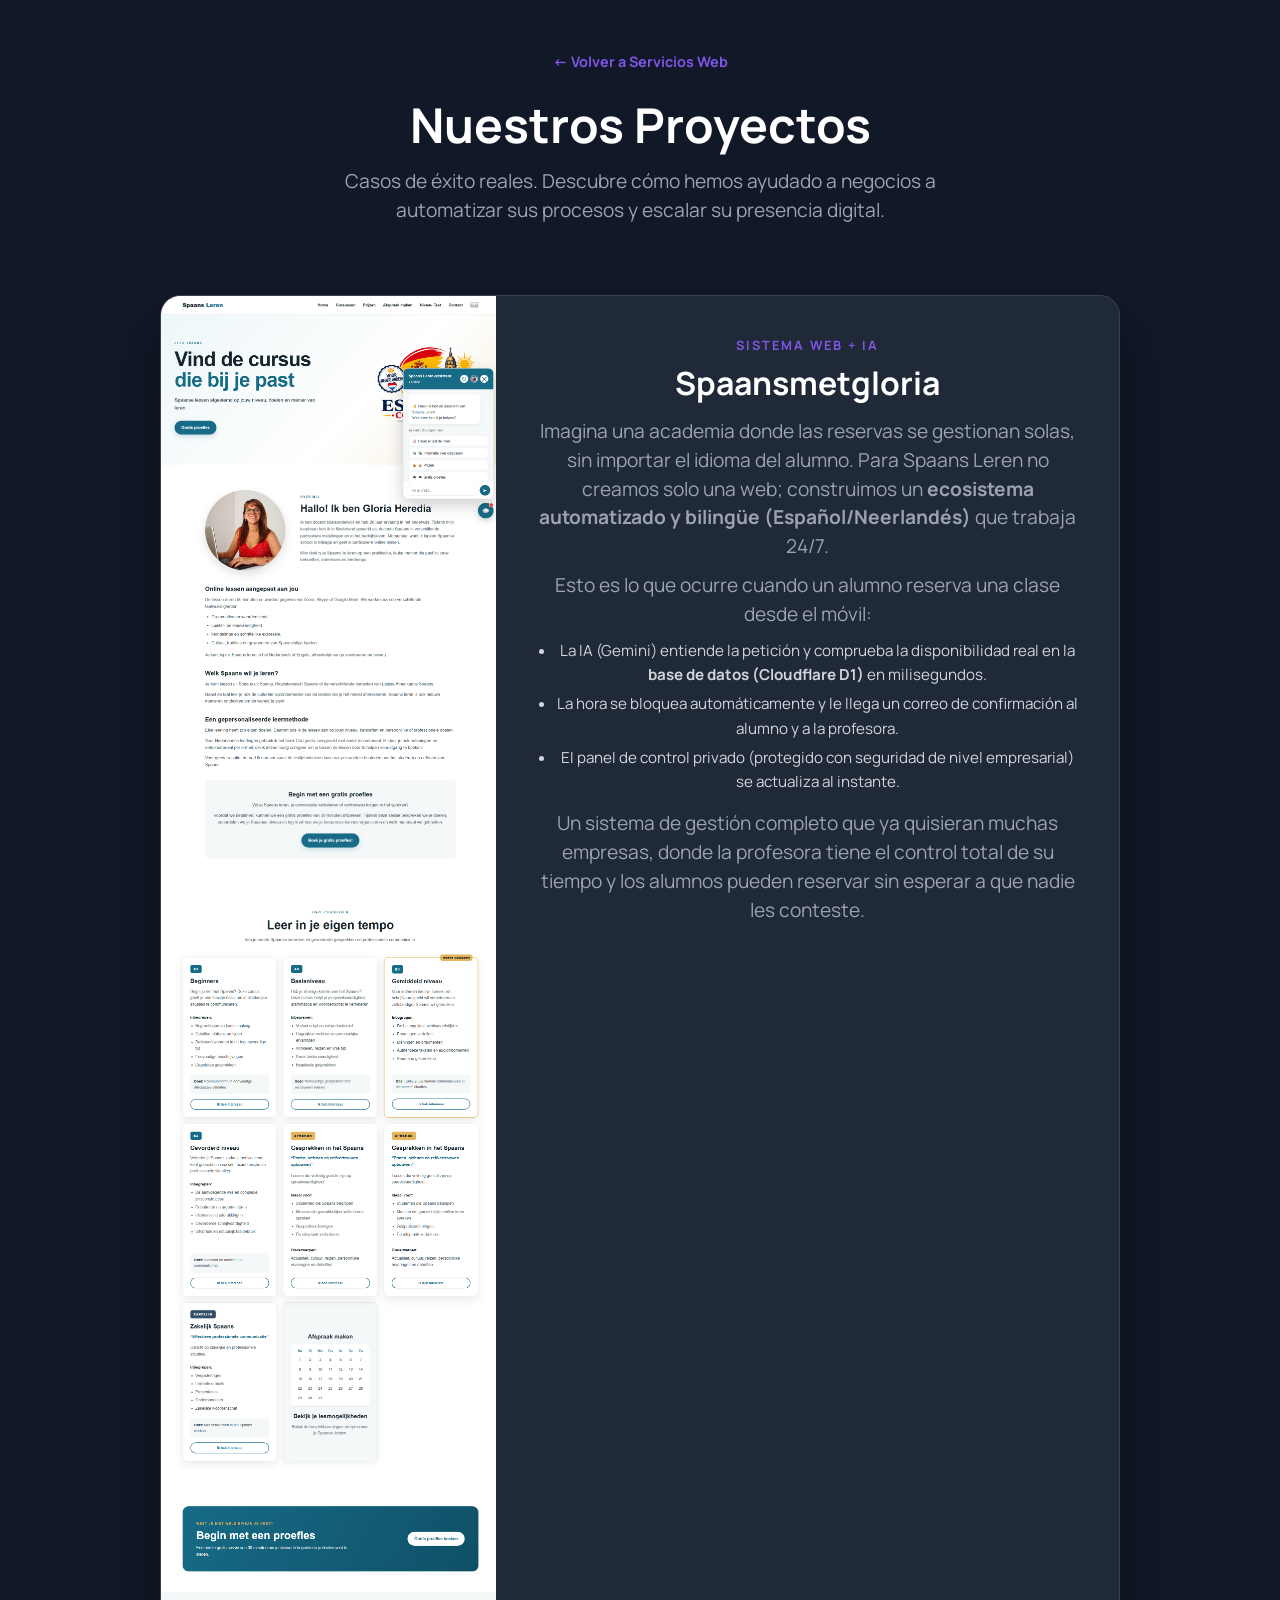
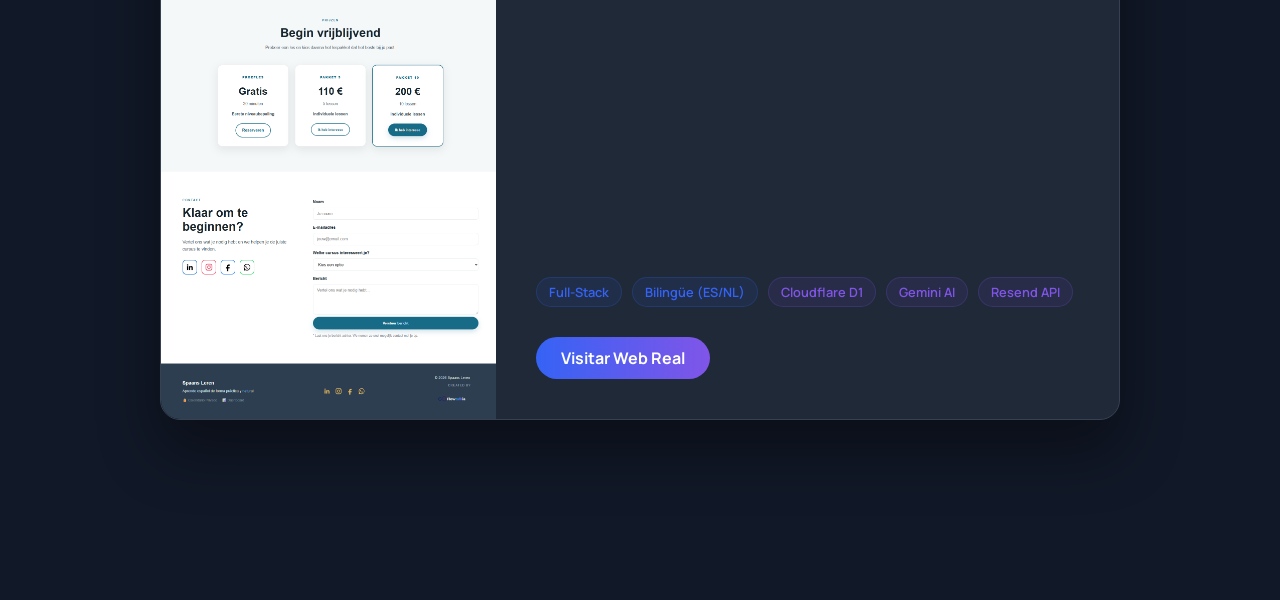
<file: proyectos.html>
<!DOCTYPE html>
<html lang="es">
<head>
    <meta charset="UTF-8">
    <meta name="viewport" content="width=device-width, initial-scale=1.0">
    <title>Proyectos | Flowtalkia</title>
    <link rel="stylesheet" href="css/style.css">
    <link href="https://fonts.googleapis.com/css2?family=Manrope:wght@400;700;800&display=swap" rel="stylesheet">
    <style>
        /* Estilos específicos para que el footer no se superponga y la imagen se vea bien */
        body {
            justify-content: flex-start;
            padding-top: 50px;
            padding-bottom: 100px;
            position: relative;
            min-height: 100vh;
        }
        

        @media (max-width: 768px) {
            .portfolio-card { flex-direction: column !important; }
            .portfolio-image { min-height: 250px; }
            .portfolio-info { padding: 25px !important; }
        }
    </style>
</head>
<body>

    <!-- CABECERA DE LA PÁGINA -->
    <div style="text-align: center; margin-bottom: 60px; padding: 0 20px;">
        <a href="web.html" style="color: #8055E8; text-decoration: none; font-weight: bold; font-size: 0.9rem;">← Volver a Servicios Web</a>
        <h1 style="font-size: 3rem; margin-top: 20px; color: #ffffff;">Nuestros Proyectos</h1>
        <p style="color: #9CA3AF; max-width: 600px; margin: 10px auto;">Casos de éxito reales. Descubre cómo hemos ayudado a negocios a automatizar sus procesos y escalar su presencia digital.</p>
    </div>

    <!-- CONTENEDOR DE PROYECTOS -->
    <div style="max-width: 1000px; margin: 0 auto; padding: 0 20px; display: flex; flex-direction: column; gap: 40px; margin-bottom: 80px;">

              <!-- TARJETA: SPAANS LEREN -->
        <div class="portfolio-card" style="background: #1f2937; border-radius: 20px; overflow: hidden; display: flex; flex-wrap: wrap; align-items: stretch; box-shadow: 0 30px 60px rgba(0,0,0,0.4); border: 1px solid #374151;">
            
            <!-- Imagen del proyecto (Izquierda, estrecha y se alarga) -->
            <div class="portfolio-image" style="flex: 0 0 35%; min-width: 300px; background: #111827; display: flex;">
                <!-- height: auto y width: 100% hace que la foto dictamine lo alto que será la tarjeta -->
                <img src="images/mockup-spaansleren2.png" alt="Spaans Leren - Web" style="width: 100%; height: auto; display: block; object-fit: cover; object-position: top;">
            </div>
            
            <!-- Información del proyecto (Derecha) -->
            <div class="portfolio-info" style="flex: 1 1 500px; padding: 40px; display: flex; flex-direction: column; justify-content: flex-start;">
                
                <span style="color: #8055E8; font-weight: 700; font-size: 0.8rem; letter-spacing: 2px; text-transform: uppercase; margin-bottom: 10px;">Sistema Web + IA</span>
                
                <h2 style="color: #ffffff; font-size: 2rem; margin-bottom: 15px; line-height: 1.2;">Spaansmetgloria</h2>
                
                <!-- TEXTO QUE VENDE -->
                <div style="color: #9CA3AF; margin-bottom: 20px; line-height: 1.6; font-size: 0.95rem;">
                    <p style="margin-bottom: 10px;">Imagina una academia donde las reservas se gestionan solas, sin importar el idioma del alumno. Para Spaans Leren no creamos solo una web; construimos un <strong>ecosistema automatizado y bilingüe (Español/Neerlandés)</strong> que trabaja 24/7.</p>
                    
                    <p style="margin-bottom: 10px;">Esto es lo que ocurre cuando un alumno reserva una clase desde el móvil:</p>
                    
                    <ul style="padding-left: 20px; margin-bottom: 15px; color: #d1d5db;">
                        <li style="margin-bottom: 5px;">La IA (Gemini) entiende la petición y comprueba la disponibilidad real en la <strong>base de datos (Cloudflare D1)</strong> en milisegundos.</li>
                        <li style="margin-bottom: 5px;">La hora se bloquea automáticamente y le llega un correo de confirmación al alumno y a la profesora.</li>
                        <li style="margin-bottom: 5px;">El panel de control privado (protegido con seguridad de nivel empresarial) se actualiza al instante.</li>
                    </ul>

                    <p>Un sistema de gestión completo que ya quisieran muchas empresas, donde la profesora tiene el control total de su tiempo y los alumnos pueden reservar sin esperar a que nadie les conteste.</p>
                </div>

                <!-- Tecnologías (margin-top: auto las empuja al fondo de su columna) -->
                <div style="display: flex; flex-wrap: wrap; gap: 10px; margin-bottom: 30px; margin-top: auto;">
                    <span style="background: rgba(53, 99, 245, 0.1); color: #3563F5; padding: 5px 12px; border-radius: 50px; font-size: 0.8rem; font-weight: 600; border: 1px solid rgba(53, 99, 245, 0.2);">Full-Stack</span>
                    <span style="background: rgba(53, 99, 245, 0.1); color: #3563F5; padding: 5px 12px; border-radius: 50px; font-size: 0.8rem; font-weight: 600; border: 1px solid rgba(53, 99, 245, 0.2);">Bilingüe (ES/NL)</span>
                    <span style="background: rgba(128, 85, 232, 0.1); color: #8055E8; padding: 5px 12px; border-radius: 50px; font-size: 0.8rem; font-weight: 600; border: 1px solid rgba(128, 85, 232, 0.2);">Cloudflare D1</span>
                    <span style="background: rgba(128, 85, 232, 0.1); color: #8055E8; padding: 5px 12px; border-radius: 50px; font-size: 0.8rem; font-weight: 600; border: 1px solid rgba(128, 85, 232, 0.2);">Gemini AI</span>
                    <span style="background: rgba(128, 85, 232, 0.1); color: #8055E8; padding: 5px 12px; border-radius: 50px; font-size: 0.8rem; font-weight: 600; border: 1px solid rgba(128, 85, 232, 0.2);">Resend API</span>
                </div>

                <a href="https://spaansmetgloria.com" target="_blank" class="button" style="align-self: flex-start; padding: 10px 25px;">Visitar Web Real</a>
            </div>
        </div>

    </div>


    
    <script src="js/script.js"></script>
</body>
</html>
</file>
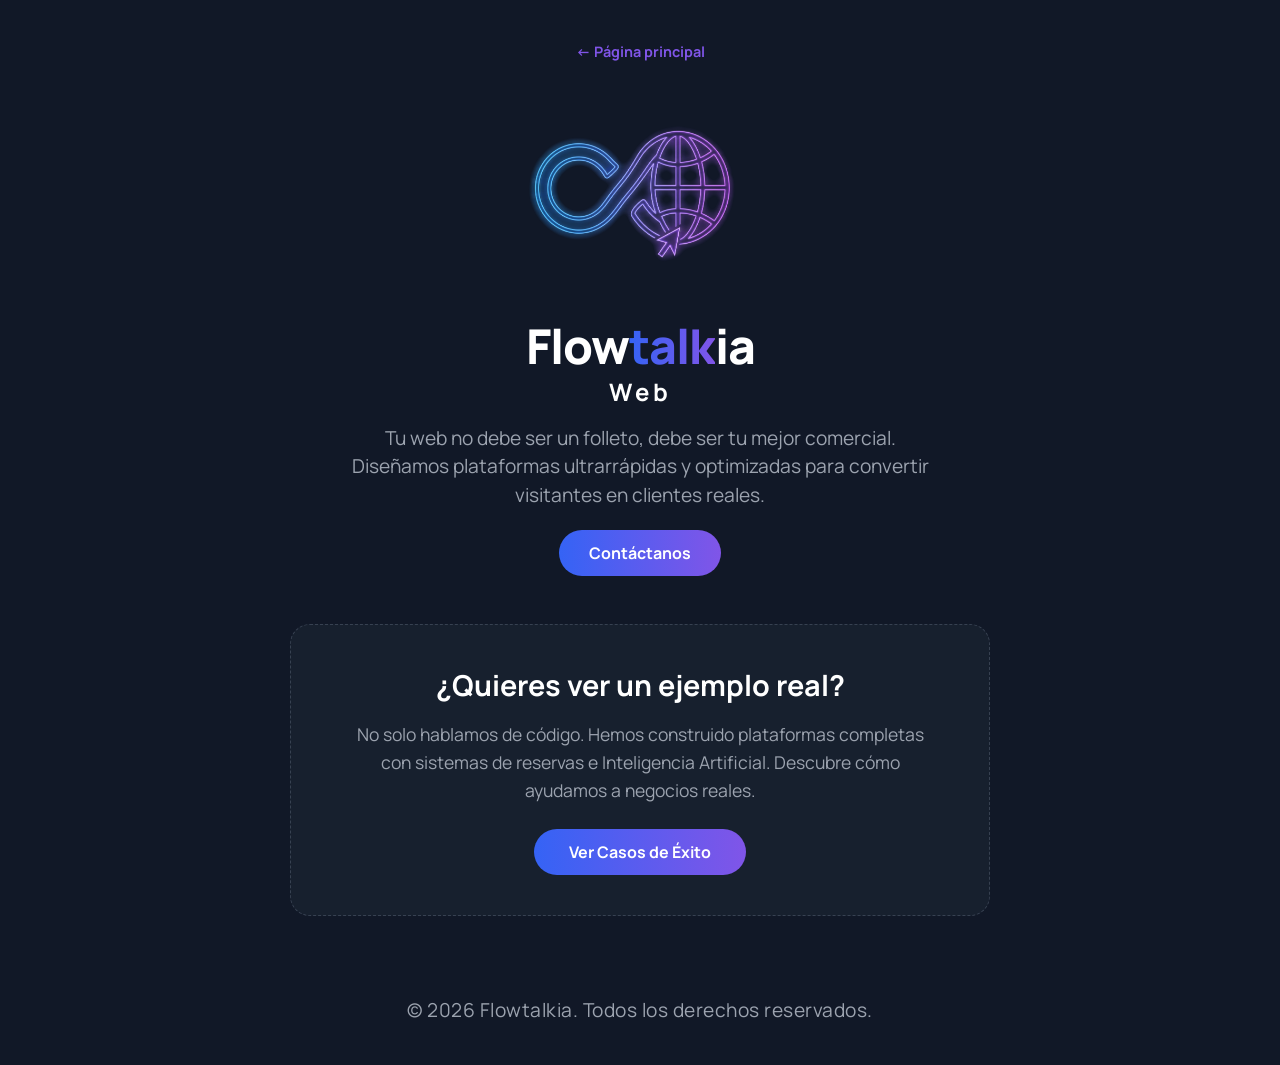
<file: web.html>
<!DOCTYPE html>
<html lang="es">
<head>
    <link rel="stylesheet" href="css/style.css">
    <meta charset="UTF-8">
    <meta name="viewport" content="width=device-width, initial-scale=1.0">
    <title>Flowtalkia Web | Próximamente</title>
    <link href="https://fonts.googleapis.com/css2?family=Manrope:wght@400;700;800&display=swap" rel="stylesheet">
    
</head>

    <body class="subpage"> 
 <div style="text-align: center; width: 100%; max-width: 800px; padding: 0 20px;">
        
        <!-- Botón volver -->
        <div style="margin-bottom: 20px;">
            <a href="index.html" style="color: #8055E8; text-decoration: none; font-weight: bold; font-size: 0.9rem;">← Página principal</a>
        </div>

        <!-- Icono -->
        <img src="images/webLogo.png" alt="Flowtalkia_web Icon" class="icon">

        <!-- Logo -->
        <div class="logo" style="display: flex; flex-direction: column; align-items: center; line-height: 1;">
            <span>Flow<span class="gradient-text">talk</span>ia</span>
            <span style="font-size: 1.5rem; color: #ffffff; font-weight: 700; letter-spacing: 4px; margin-top: 10px;">Web</span>
        </div>
        
        <!-- PÁRRAFO PRINCIPAL (CENTRADO) -->
        <p style="margin-left: auto; margin-right: auto; margin-top: 20px;">
            Tu web no debe ser un folleto, debe ser tu mejor comercial. Diseñamos plataformas ultrarrápidas y optimizadas para convertir visitantes en clientes reales.
        </p>
        
        <!-- Botón Contacto -->
        <a href="mailto:hola@flowtalkia.com" class="button">Contáctanos</a>
        
        <!-- SECCIÓN PROYECTOS (CON FLEXBOX PARA CENTRAR) -->
        <section style="margin: 60px auto; padding: 40px 30px; background: rgba(31, 41, 55, 0.5); border-radius: 20px; border: 1px dashed #374151; max-width: 700px; display: flex; flex-direction: column; align-items: center; justify-content: center; text-align: center;">
            
            <h3 style="color: #ffffff; font-size: 1.8rem; margin-bottom: 15px;">¿Quieres ver un ejemplo real?</h3>
            
            <p style="color: #9CA3AF; margin: 0 auto 25px auto; font-size: 1.1rem; max-width: 90%; line-height: 1.6;">
                No solo hablamos de código. Hemos construido plataformas completas con sistemas de reservas e Inteligencia Artificial. Descubre cómo ayudamos a negocios reales.
            </p>
            
            <a href="proyectos.html" class="button" style="padding: 12px 35px; font-size: 1rem;">Ver Casos de Éxito</a>
            
        </section>
       </div>
    <!-- FOOTER -->
    <footer class="footer">
        <p class="footer-copy">
            © <span id="year"></span> Flowtalkia. Todos los derechos reservados.
        </p>
    </footer>
<script src="js/script.js"></script>
</body>
</html>
</file>
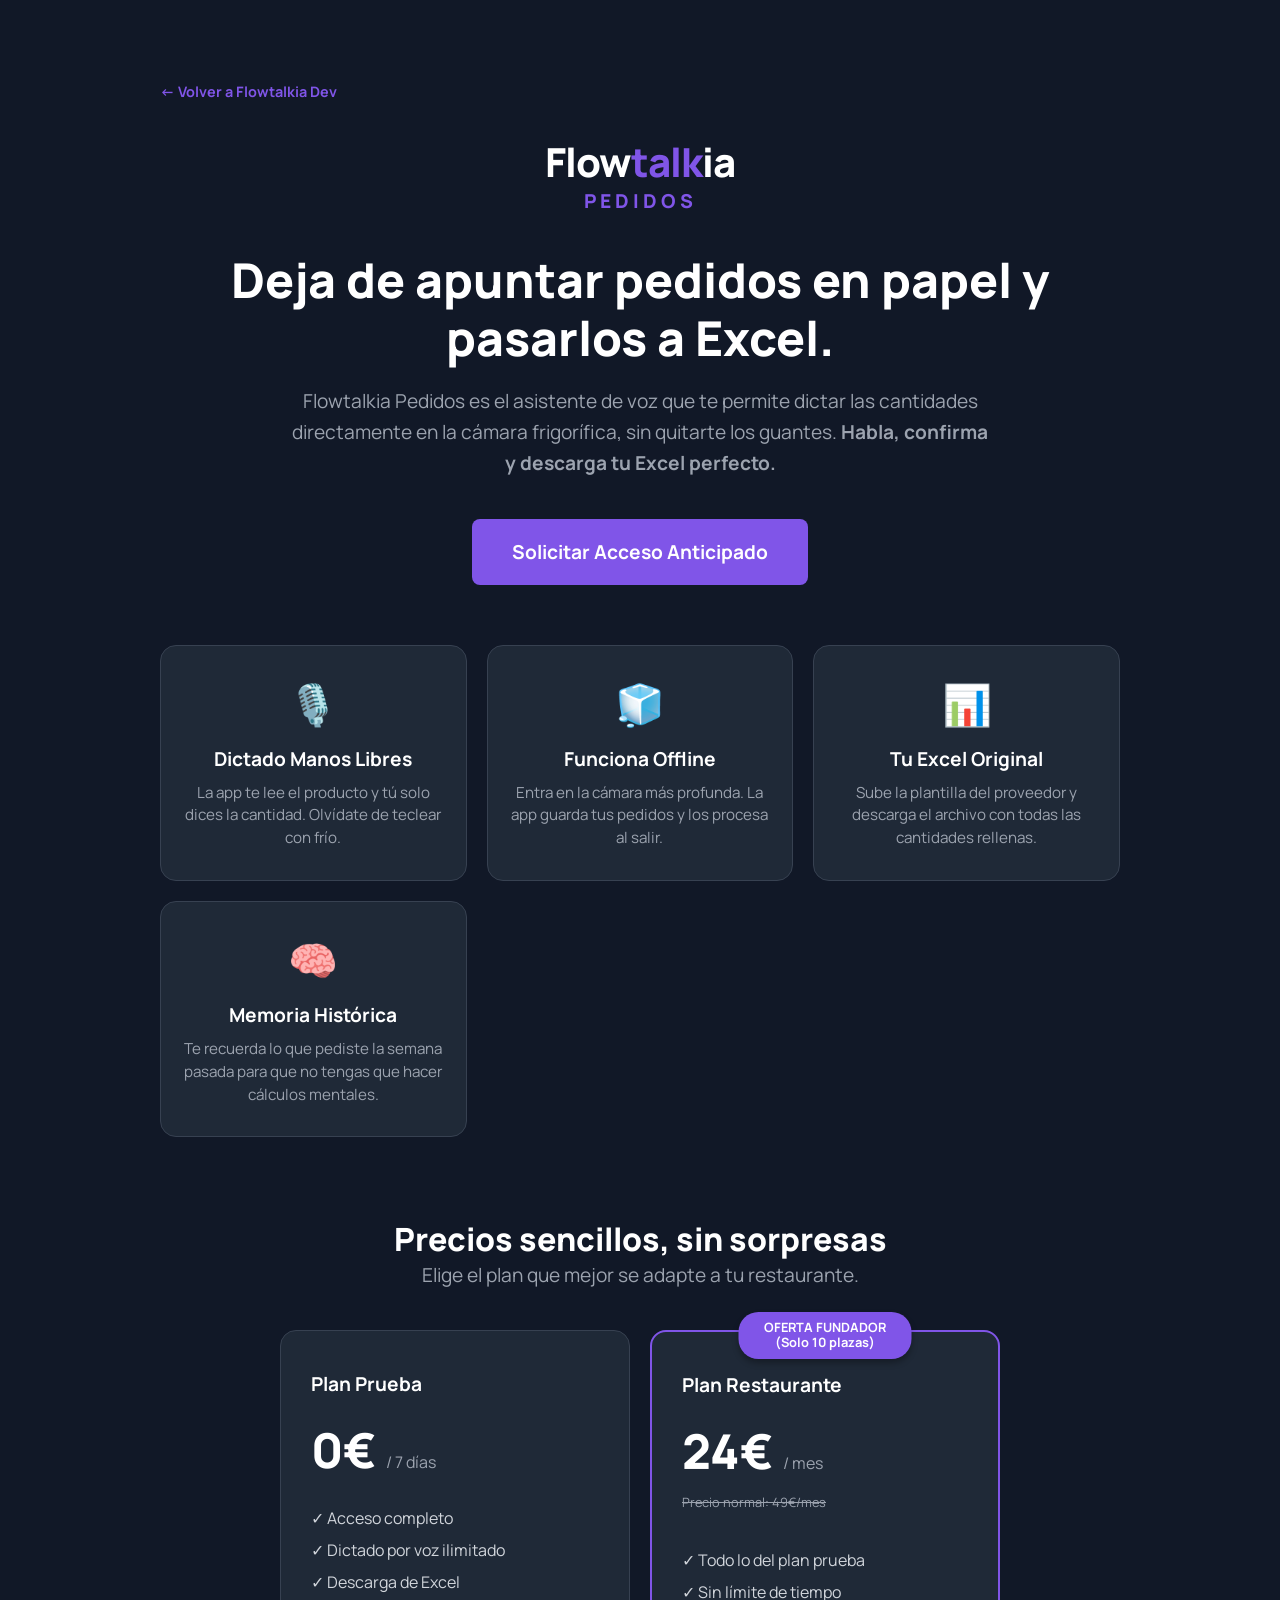
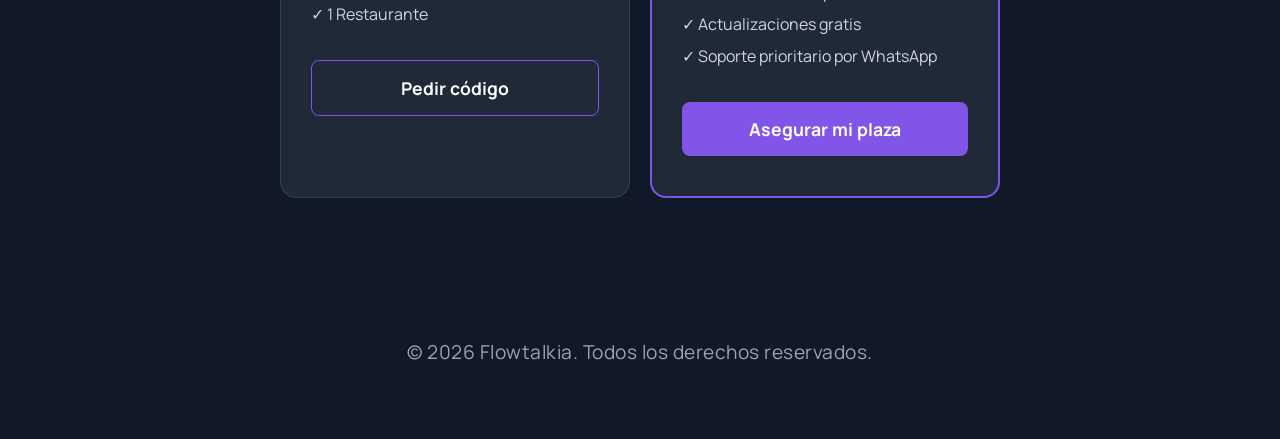
<file: apps/pedidos.html>
<!DOCTYPE html>
<html lang="es">
<head>
    <meta charset="UTF-8">
    <meta name="viewport" content="width=device-width, initial-scale=1.0">
    <title>Flowtalkia Pedidos | La app de pedidos por voz</title>
    <link href="https://fonts.googleapis.com/css2?family=Manrope:wght@400;700;800&display=swap" rel="stylesheet">
    <link rel="stylesheet" href="../css/style.css">
    
    <!-- Estilos incrustados directamente para que no falle la carga -->
     <style>
        body {
            background-color: #111827; /* Fondo oscuro */
            color: white;
            font-family: 'Manrope', sans-serif;
            margin: 0;
            padding: 0;
        }
        .landing-container {
            max-width: 1000px;
            margin: 0 auto;
            padding: 40px 20px;
            text-align: center;
        }
        .hero-title {
            font-size: 3rem;
            font-weight: 800;
            line-height: 1.2;
            margin-bottom: 20px;
            color: #ffffff;
        }
        .hero-subtitle {
            font-size: 1.2rem;
            color: #9ca3af;
            max-width: 700px;
            margin: 0 auto 40px auto;
            line-height: 1.6;
        }
        .features-grid {
            display: grid;
            grid-template-columns: repeat(auto-fit, minmax(250px, 1fr));
            gap: 20px;
            margin: 60px 0;
        }
        .feature-card {
            background: #1f2937;
            padding: 30px 20px;
            border-radius: 16px;
            border: 1px solid #374151;
        }
        .feature-icon {
            font-size: 2.5rem;
            margin-bottom: 15px;
            display: block;
        }
        .feature-title {
            font-size: 1.2rem;
            font-weight: 700;
            color: #ffffff;
            margin-bottom: 10px;
        }
        .feature-text {
            color: #9ca3af;
            font-size: 0.95rem;
            line-height: 1.5;
        }
        .pricing-section {
            margin: 80px 0;
        }
        .pricing-cards {
            display: flex;
            flex-wrap: wrap;
            justify-content: center;
            gap: 20px;
            margin-top: 40px;
        }
        .price-card {
            background: #1f2937;
            padding: 40px 30px;
            border-radius: 16px;
            border: 1px solid #374151;
            flex: 1;
            min-width: 280px;
            max-width: 350px;
            text-align: left;
        }
        .price-card.founder {
            border: 2px solid #8055E8;
            position: relative;
        }
        .badge {
            background: #8055E8;
            color: white;
            /* 🌟 Aumentamos el padding vertical (8px) para que respire en dos líneas */
            padding: 8px 20px; 
            border-radius: 20px;
            font-size: 0.8rem;
            font-weight: bold;
            position: absolute;
            /* 🌟 Lo subimos un poco más (-20px) porque al ser más alto, necesita más espacio */
            top: -20px; 
            left: 50%;
            transform: translateX(-50%);
            
            /* 🌟 Centramos el texto y ajustamos el espacio entre las dos líneas */
            text-align: center;
            line-height: 1.2; 
            box-shadow: 0 4px 6px rgba(0,0,0,0.3);
        }
        .price-amount {
            font-size: 3rem;
            font-weight: 800;
            color: #ffffff;
            margin: 20px 0;
        }
        .price-amount span {
            font-size: 1rem;
            color: #9ca3af;
            font-weight: 400;
        }
        .price-list {
            list-style: none;
            padding: 0;
            margin: 20px 0 30px 0;
            color: #d1d5db;
            line-height: 2;
        }
        .btn-primary {
            display: inline-block;
            background: #8055E8;
            color: white;
            padding: 15px 30px;
            border-radius: 8px;
            text-decoration: none;
            font-weight: bold;
            font-size: 1.1rem;
            transition: transform 0.2s, background 0.2s;
            width: 100%;
            box-sizing: border-box;
            text-align: center;
        }
        .btn-primary:hover {
            background: #6d46c7;
            transform: translateY(-2px);
        }
        .btn-secondary {
            display: inline-block;
            background: transparent;
            color: white;
            padding: 15px 30px;
            border-radius: 8px;
            text-decoration: none;
            font-weight: bold;
            font-size: 1.1rem;
            border: 1px solid #8055E8;
            width: 100%;
            box-sizing: border-box;
            text-align: center;
        }
        .footer {
            text-align: center;
            padding: 20px;
            color: #9ca3af;
            font-size: 0.9rem;
        }
    </style>
</head>

 
    <body class="subpage">
    <div class="landing-container">
        
        <!-- Botón volver -->
        <div style="margin-bottom: 40px; text-align: left;">
            <a href="../dev.html" style="color: #8055E8; text-decoration: none; font-weight: bold; font-size: 0.9rem;">← Volver a Flowtalkia Dev</a>
        </div>

        <!-- Logo Principal -->
        <!-- He quitado la imagen de momento para que no salga el icono roto si no está en la ruta -->
        <div class="logo" style="display: flex; flex-direction: column; align-items: center; line-height: 1; margin-bottom: 40px;">
            <span style="font-size: 2.5rem; color: white;">Flow<span style="color: #8055E8;">talk</span>ia</span>
            <span style="font-size: 1.2rem; color: #8055E8; font-weight: 800; letter-spacing: 4px; margin-top: 10px;">PEDIDOS</span>
        </div>
        
        <!-- Hero Section -->
        <h1 class="hero-title">Deja de apuntar pedidos en papel y pasarlos a Excel.</h1>
        <p class="hero-subtitle">
            Flowtalkia Pedidos es el asistente de voz que te permite dictar las cantidades directamente en la cámara frigorífica, sin quitarte los guantes. 
            <strong>Habla, confirma y descarga tu Excel perfecto.</strong>
        </p>
        <a href="mailto:hola@flowtalkia.com?subject=Quiero%20probar%20Flowtalkia%20Pedidos" class="btn-primary" style="width: auto; padding: 20px 40px; font-size: 1.2rem;">
            Solicitar Acceso Anticipado
        </a>

        <!-- Features Section -->
        <div class="features-grid">
            <div class="feature-card">
                <span class="feature-icon">🎙️</span>
                <div class="feature-title">Dictado Manos Libres</div>
                <div class="feature-text">La app te lee el producto y tú solo dices la cantidad. Olvídate de teclear con frío.</div>
            </div>
            <div class="feature-card">
                <span class="feature-icon">🧊</span>
                <div class="feature-title">Funciona Offline</div>
                <div class="feature-text">Entra en la cámara más profunda. La app guarda tus pedidos y los procesa al salir.</div>
            </div>
            <div class="feature-card">
                <span class="feature-icon">📊</span>
                <div class="feature-title">Tu Excel Original</div>
                <div class="feature-text">Sube la plantilla del proveedor y descarga el archivo con todas las cantidades rellenas.</div>
            </div>
            <div class="feature-card">
                <span class="feature-icon">🧠</span>
                <div class="feature-title">Memoria Histórica</div>
                <div class="feature-text">Te recuerda lo que pediste la semana pasada para que no tengas que hacer cálculos mentales.</div>
            </div>
        </div>

        <!-- Pricing Section -->
        <div class="pricing-section">
            <h2 style="font-size: 2rem; color: white; font-weight: 800;">Precios sencillos, sin sorpresas</h2>
            <!--<p style="color: #9ca3af; margin-bottom: 20px;">Elige el plan que mejor se adapte a tu restaurante.</p>-->
            <p style="color: #9ca3af; margin: 0 auto 20px auto; text-align: center;">Elige el plan que mejor se adapte a tu restaurante.</p>
            
            <div class="pricing-cards">
                <!-- Plan Prueba -->
                <div class="price-card">
                    <h3 style="color: white; font-size: 1.2rem;">Plan Prueba</h3>
                    <div class="price-amount">0€ <span>/ 7 días</span></div>
                    <ul class="price-list">
                        <li>✓ Acceso completo</li>
                        <li>✓ Dictado por voz ilimitado</li>
                        <li>✓ Descarga de Excel</li>
                        <li>✓ 1 Restaurante</li>
                    </ul>
                    <a href="mailto:hola@flowtalkia.com?subject=Quiero%20el%20c%C3%B3digo%20de%20prueba" class="btn-secondary">Pedir código</a>
                </div>

                <!-- Plan Fundador -->
                <div class="price-card founder">
                    <span class="badge">OFERTA FUNDADOR (Solo 10 plazas)</span>
                    <h3 style="color: white; font-size: 1.2rem;">Plan Restaurante</h3>
                    <div class="price-amount">24€ <span>/ mes</span></div>
                    <p style="color: #9ca3af; font-size: 0.8rem; text-decoration: line-through; margin-top: -10px;">Precio normal: 49€/mes</p>
                    
                    <ul class="price-list" style="margin-top: 15px;">
                        <li>✓ Todo lo del plan prueba</li>
                        <li>✓ Sin límite de tiempo</li>
                        <li>✓ Actualizaciones gratis</li>
                        <li>✓ Soporte prioritario por WhatsApp</li>
                    </ul>
                    <a href="mailto:hola@flowtalkia.com?subject=Quiero%20ser%20Fundador%20(Plaza%20de%2050%25)" class="btn-primary">Asegurar mi plaza</a>
                </div>
            </div>
        </div>

    </div>

    <!-- FOOTER -->
    <footer class="footer">
        <p>
            © <span id="year"></span> Flowtalkia. Todos los derechos reservados.
        </p>
    </footer>

    <script>
        document.getElementById('year').textContent = new Date().getFullYear();
    </script>
</body>
</html>
</file>
<file: css/style.css>
/* ******css Index*******************
************************************/
        * {
            margin: 0;
            padding: 0;
            box-sizing: border-box;
        }
        body {
            background-color: #111827; /* Tu azul marino oscuro */
            color: #ffffff;
            font-family: 'Manrope', sans-serif;
               
           /* CAMBIOS IMPORTANTES AQUÍ */
           min-height: 100vh; /* Permite que crezca si hay mucho contenido */
           display: flex;
           flex-direction: column;
           align-items: center;
           justify-content: center; /* Quitamos el 'center' para que empiece desde arriba */
           text-align: center;
           padding: 20px;
           position: relative; /* Para que el footer se coloque bien */
        }
        .logo {
            font-size: 3rem;
            font-weight: 800;
            letter-spacing: -1px;
            margin-bottom: 1rem;
        }
        .gradient-text {
            background: linear-gradient(90deg, #3563F5, #8055E8);
            -webkit-background-clip: text;
            -webkit-text-fill-color: transparent;
        }
        p {
            font-size: 1.2rem;
            color: #9CA3AF;
            font-weight: 400;
            max-width: 600px;
            line-height: 1.5;
            margin-bottom: 2rem;
        }
        .icon {
            width: 360px;
            max-width: 100%; /* Para que no se desborde en móviles pequeños */
            height: auto;
            margin-bottom: 2rem;
            /* Aquí le decimos que anime el brillo durante 3 segundos, infinitamente y de forma suave */
            animation: latido-neon 3s infinite alternate ease-in-out;
        }
        /* Aquí definimos el latido */
        @keyframes latido-neon {
            0% {
                /* Estado inicial: brillo suave y tamaño normal */
                filter: drop-shadow(0 0 10px rgba(128, 85, 232, 0.3));
                transform: scale(1);
            }
            100% {
                /* Estado final: brillo intenso y un pelín más grande (1.03) */
                filter: drop-shadow(0 0 35px rgba(128, 85, 232, 0.8));
                transform: scale(1.03);
            }
        }
               
        .button {
            background: linear-gradient(90deg, #3563F5, #8055E8);
            color: white;
            padding: 12px 30px;
            border-radius: 50px;
            text-decoration: none;
            font-weight: 700;
            transition: opacity 0.3s ease;
        }
        /* ESTILOS DEL FOOTER */
        .footer {
           width: 100%;
           display: flex;
           justify-content: center;
           font-size: 0.8rem;
           color: #6B7280;
           font-weight: 400;
           letter-spacing: 0.5px;
           
           /* CAMBIOS AQUÍ */
           margin-top: auto; /* Empuja el footer al fondo si sobra espacio */
           padding-top: 30px; /* Un poco de aire arriba */
           padding-bottom: 20px;
        }

        .footer-copy {
            margin: 0;
            max-width: 100%; /* <-- AÑADE ESTO para anular el límite de 600px de los párrafos */
        }
/* =========================================
   DISEÑO MÓVIL PARA LOS SERVICIOS (2x2)
========================================= */
@media (max-width: 768px) {
    .services-row {
        display: grid !important; 
        grid-template-columns: repeat(2, 1fr) !important; /* 2 columnas */
        gap: 20px;
        justify-items: center;
        align-items: center;
        margin-top: 20px;
        margin-bottom: 40px;
    }

    /* Hace que el 5º icono ocupe las dos columnas y se centre */
    .services-row .service-item:last-child {
        grid-column: span 2;
    }

    .service-item {
        width: 100%;
        padding: 10px;
    }

    .service-item img {
        height: 60px !important; 
    }
    
    .service-item p {
        font-size: 0.8rem !important;
    }
}
              /* desactivar la animación latidos*/
       @media (prefers-reduced-motion: reduce) {
           .icon {
               animation: none;
           }
       }
/* =========================================
   ESTILOS GLOBALES PARA SUBPÁGINAS
========================================= */

/* Obliga al body de las subpáginas a empezar desde arriba y no centrarse */
body.subpage {
    justify-content: flex-start !important;
    padding-top: 40px;
    padding-bottom: 20px;
    min-height: 100vh;
}

/* Hace que el footer ya NO flote y se quede al fondo respetando el contenido */
body.subpage .footer {
    position: static !important;
    margin-top: auto !important; /* Esto empuja el footer al fondo del todo */
    width: 100%;
    padding: 20px 0;
    margin-bottom: 0;
}
/* Arreglo para los textos de la landing de pedidos */
.feature-card p, .price-card p {
    max-width: 100% !important;
}
</file>
